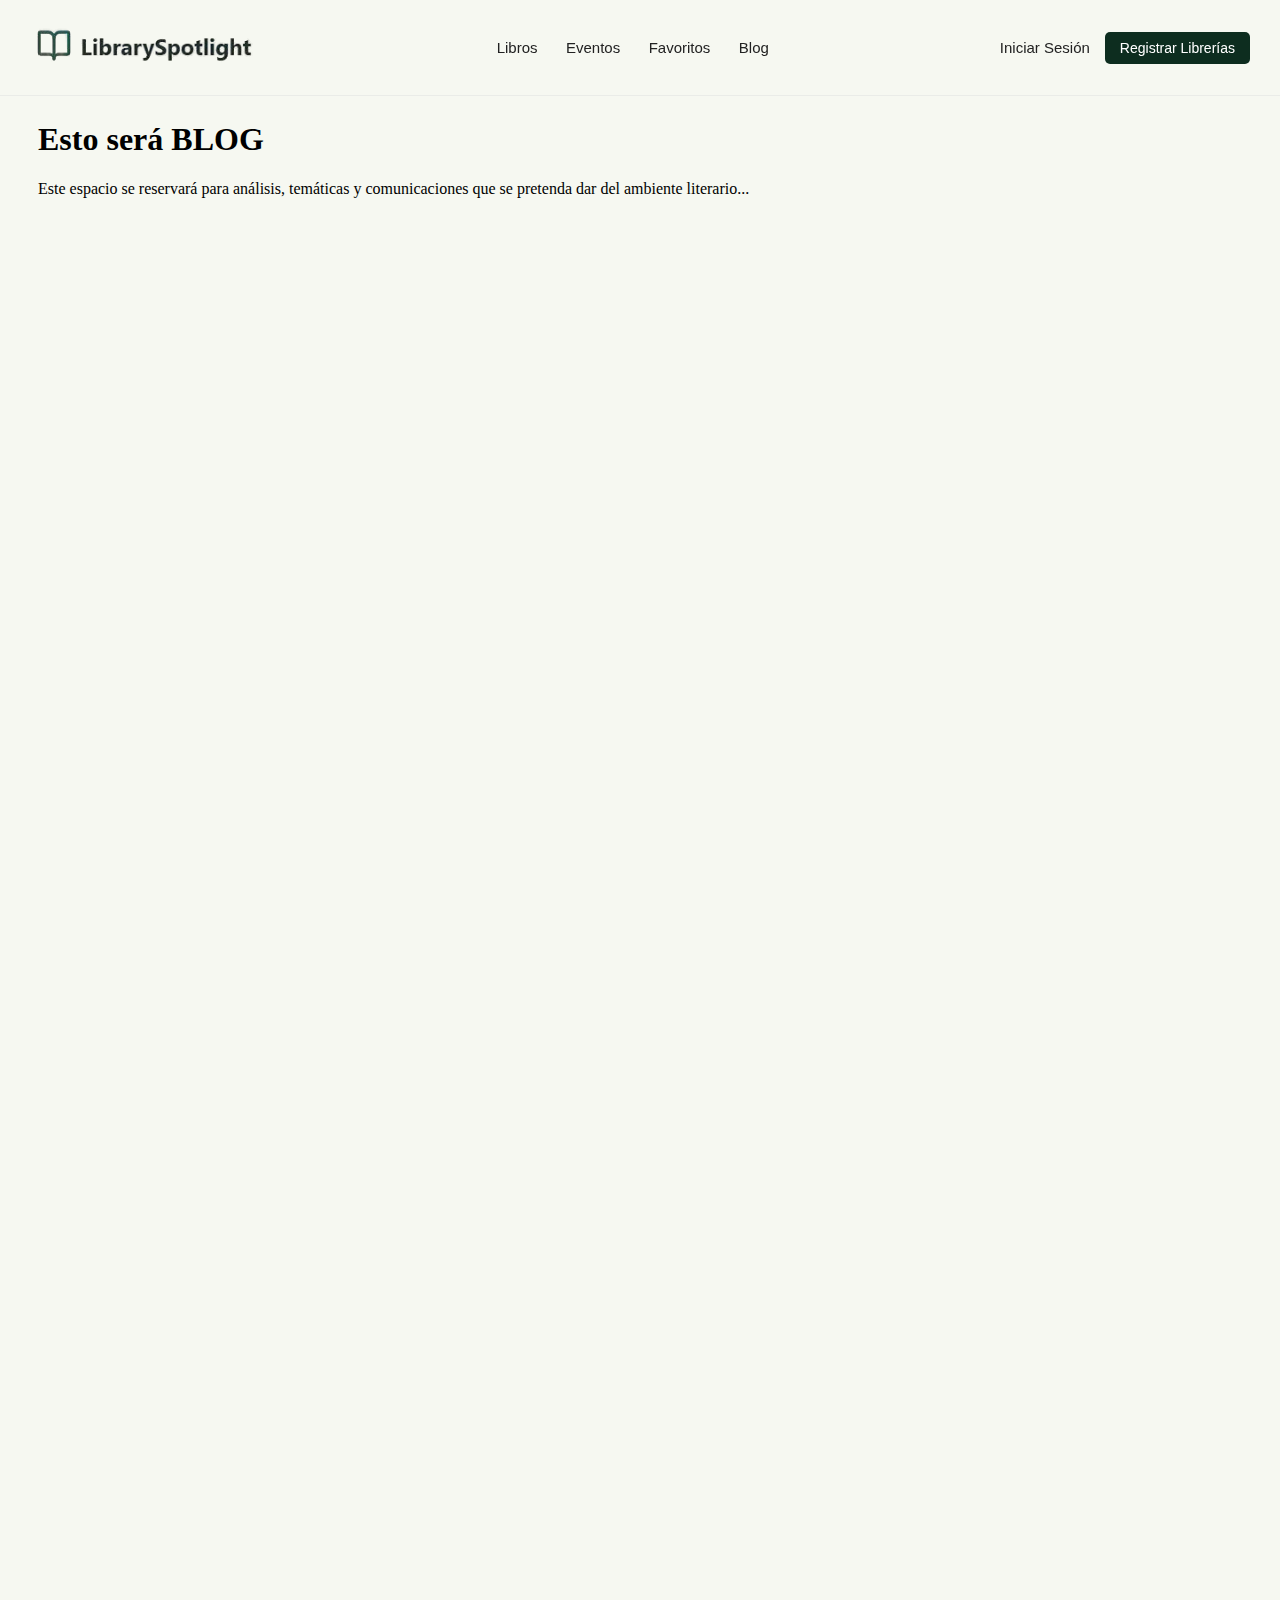
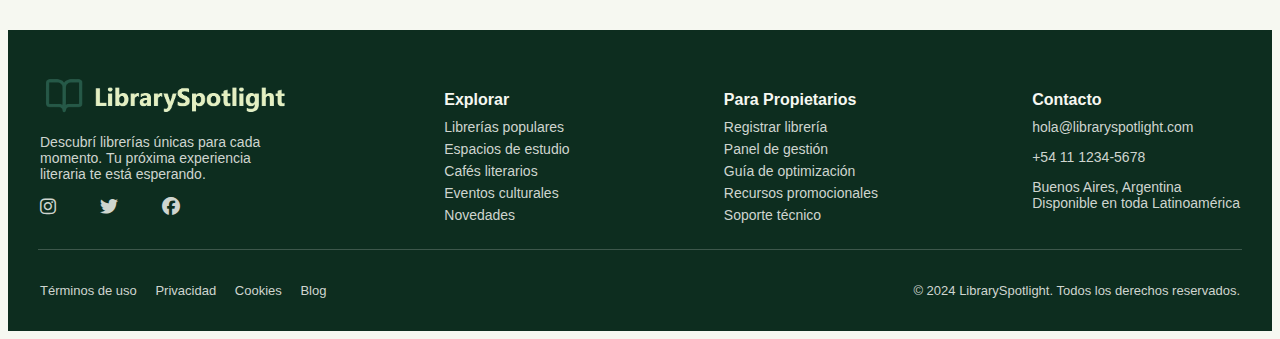
<file: page/blog.html>
<!DOCTYPE html>
<html lang="en">
<head>
    <meta charset="UTF-8">
    <meta name="viewport" content="width=device-width, initial-scale=1.0">
    <title>LibrerySpotlight - Blog</title>
    <link rel="stylesheet" href="../styles_h&f.css">
    <link rel="stylesheet" href="styles_blog.css">
    <link rel="stylesheet" href="https://cdnjs.cloudflare.com/ajax/libs/font-awesome/6.4.0/css/all.min.css">
</head>

<body>
    <!-- El header se repite en la otras paginas -->
    <header class="header">
    <!-- Logo -->
        <div class="logo">
            <a href="../index.html">
            <img src="../img/logo/Logo_LibrarySpotlight.png" alt="Logo LibrarySpotlight">
            </a>
            <span></span>
        </div>

    <!-- Navegación -->
        <nav class="nav">
            <a href="libros.html">Libros</a>
            <a href="eventos.html">Eventos</a>
            <a href="favoritos.html">Favoritos</a>
            <a href="blog.html">Blog</a>
        </nav>

    <!-- Acciones para Registros -->
        <div class="actions">
            <a href="sesion.html" class="login">Iniciar Sesión</a>
            <a href="registro.html" class="btn-register">Registrar Librerías</a>
        </div>
    </header>

<!-- Contenido de prueba y relleno -->
    <main>
        <section style="height: 1500px; padding: 30px;">
            <h1>Esto será BLOG</h1>
            <P>Este espacio se reservará para análisis, temáticas y comunicaciones que se pretenda dar del ambiente literario...</P>
        </section>
    </main>

    <!-- Footer se repetirá -->
     <footer class="footer">
        <div class="footer-container">

        <!-- Logo y descripción -->
        <div class="footer-section footer-logo">
            <img class="img" src="../img/logo/Logo_LS_verde.png" alt="">
            <p>Descubrí librerías únicas para cada momento. Tu próxima experiencia literaria te está esperando.</p>
        <div class="social-icons">
            <a href="https://www.instagram.com/" target="_blank"><i class="fa-brands fa-instagram"></i></a>
            <a href="https://x.com/" target="_blank"><i class="fa-brands fa-twitter"></i></a>
            <a href="https://www.facebook.com" target="_blank"><i class="fa-brands fa-facebook"></i></a>
        </div>
        </div>

        <!-- Explorar -->
        <!-- Estos enlaces afuturo deberían entregar un resumen de busqueda interna con tarjetas y sugerencia para el usuario -->
        <div class="footer-section">
            <h4>Explorar</h4>
                <a href="#">Librerías populares</a>
                <a href="#">Espacios de estudio</a>
                <a href="#">Cafés literarios</a>
                <a href="#">Eventos culturales</a>
                <a href="#">Novedades</a>
        </div>

        <!-- Para Propietarios -->
        <!-- Estos enlaces luego se desarrollarán -->
        <div class="footer-section">
            <h4>Para Propietarios</h4>
            <a href="registro.html">Registrar librería</a>
            <a href="#">Panel de gestión</a>
            <a href="#">Guía de optimización</a>
            <a href="#">Recursos promocionales</a>
            <a href="#">Soporte técnico</a>
        </div>

        <!-- Contacto -->
        <div class="footer-section">
            <h4>Contacto</h4>
            <a href="mailto:hola@libraryspotlight.com">hola@libraryspotlight.com</a>
            <p>+54 11 1234-5678</p>
            <p>Buenos Aires, Argentina<br>Disponible en toda Latinoamérica</p>
        </div>
        </div>

        <!-- Linea divisoria -->
        <hr>

        <!-- Parte Inferior -->
        <!-- SOlo crearé el enlace Blog, luego se deben crear otras páginas con información importante legal -->
        <div class="footer-bottom">
            <div class="legal-links">
            <a href="#">Términos de uso</a>
            <a href="#">Privacidad</a>
            <a href="#">Cookies</a>
            <a href="blog.html">Blog</a>
        </div>
        <p>&copy; 2024 LibrarySpotlight. Todos los derechos reservados.</p>
        </div>
     </footer>
</body>
</html>
</file>
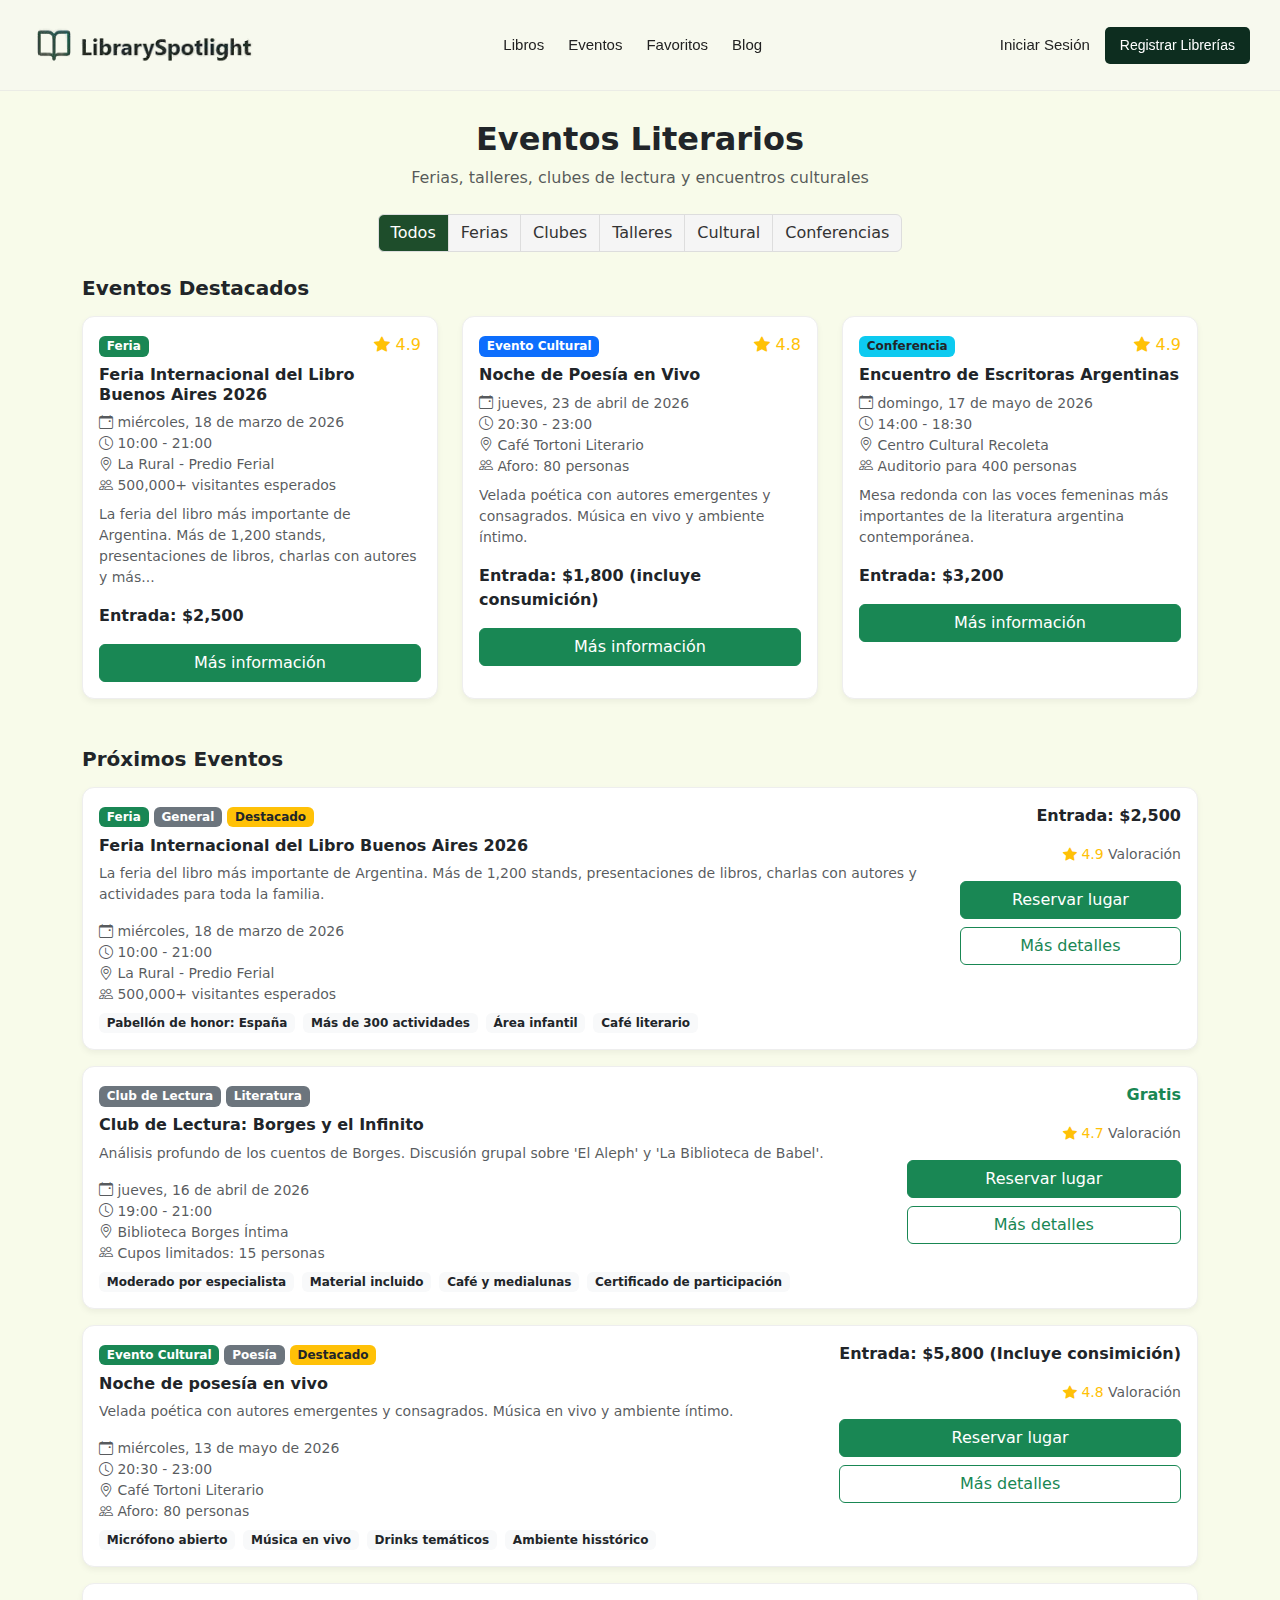
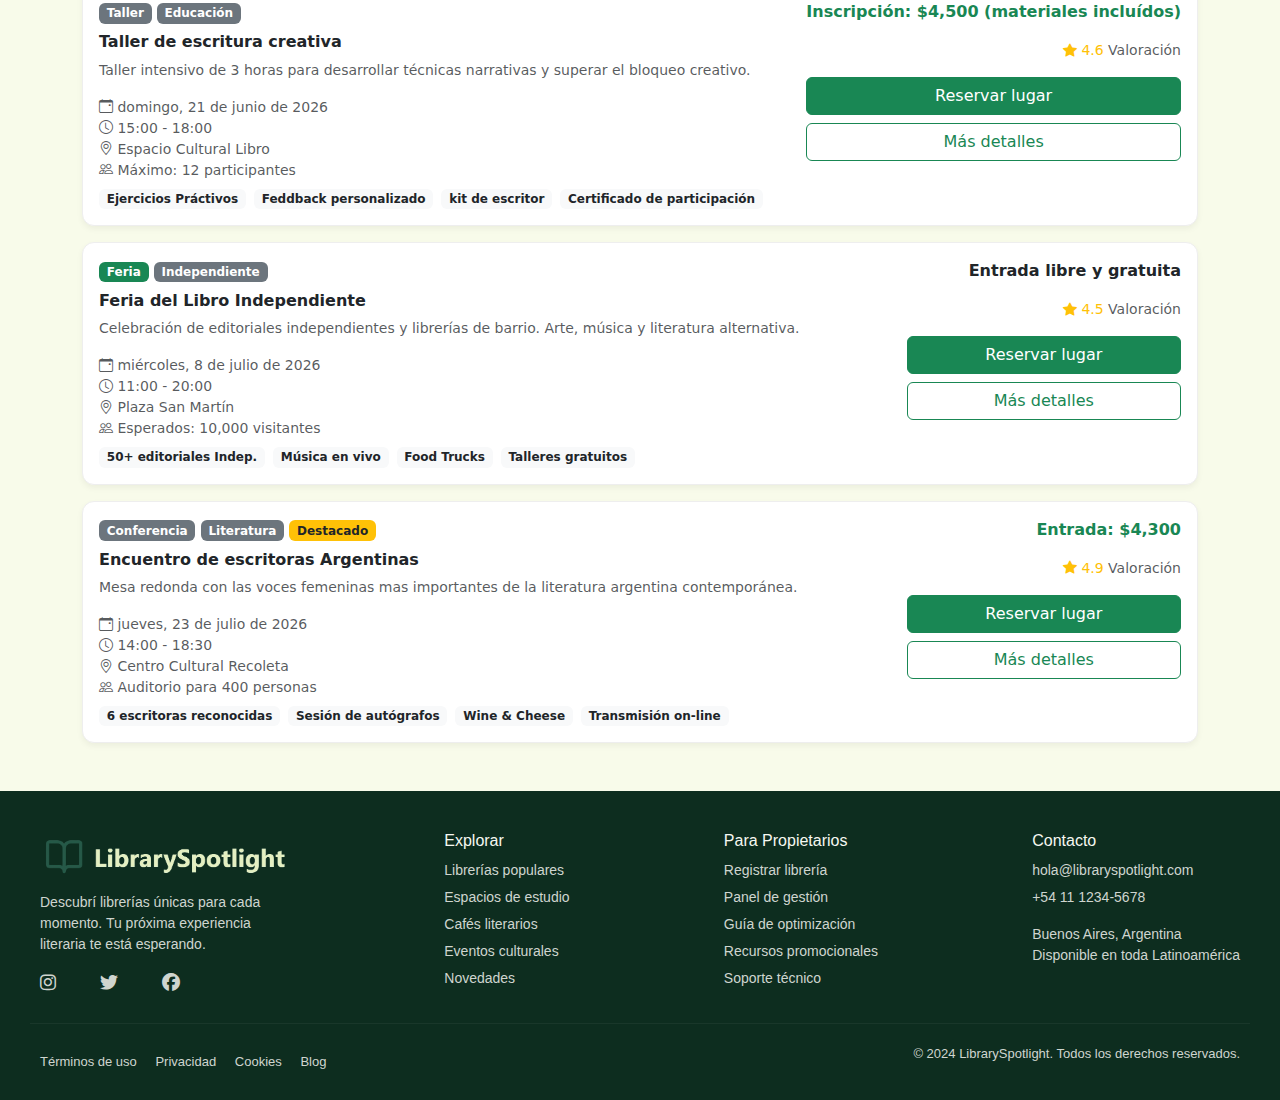
<file: page/eventos.html>
<!DOCTYPE html> <!-- Define el documento como HTML5 -->
<html lang="en"> <!-- Idioma del documento: español -->
<head>
    <meta charset="UTF-8"> <!-- Codificación de caracteres (soporta acentos) -->
    <meta name="viewport" content="width=device-width, initial-scale=1.0"> <!-- Hace la página responsive en móviles -->
    <title>LibrerySpotlight - Eventos</title> <!-- Título que aparece en la pestaña del navegador -->
    
    <!-- Enlaces a los CSS personalizados -->
    <link rel="stylesheet" href="../styles_h&f.css">
    <link rel="stylesheet" href="styles_eventos.css">
    <link rel="stylesheet" href="https://cdnjs.cloudflare.com/ajax/libs/font-awesome/6.4.0/css/all.min.css">
    
    <!-- Enlace a Bootstrap CSS (CDN). Provee grid, utilidades y componentes listos -->
    <link href="https://cdn.jsdelivr.net/npm/bootstrap@5.3.2/dist/css/bootstrap.min.css" rel="stylesheet">

    <!-- Enlace a Bootstrap Icons (CDN) para usar iconos con clases "bi bi-..." -->
    <link href="https://cdn.jsdelivr.net/npm/bootstrap-icons/font/bootstrap-icons.css" rel="stylesheet">
</head>

<body>
    <!-- El header se repite en las otras paginas -->
    <header class="header">
    <!-- Logo -->
        <div class="logo">
            <a href="../index.html">
            <img src="../img/logo/Logo_LibrarySpotlight.png" alt="Logo LibrarySpotlight">
            </a>
            <span></span>
        </div>

    <!-- Navegación linkeada -->
        <nav class="nav">
            <a href="libros.html">Libros</a>
            <a href="eventos.html">Eventos</a>
            <a href="favoritos.html">Favoritos</a>
            <a href="blog.html">Blog</a>
        </nav>

    <!-- Acciones para Registros -->
        <div class="actions">
            <a href="sesion.html" class="login">Iniciar Sesión</a>
            <a href="registro.html" class="btn-register">Registrar Librerías</a>
        </div>
    </header>

    <!-- ======= DESARROLLO CUERPO CENTRAL DE PAGINA EVENTOS ======= -->
   
    <main>
    <!-- ======= ENCABEZADO PRINCIPAL ======= -->
    <div class="container text-center mt-4"> <!-- container: centro y padding lateral; text-center: centra texto; mt-4: margen superior -->
    <h2 class="fw-bold">Eventos Literarios</h2> <!-- fw-bold: texto en negrita -->
    <p class="text-muted">Ferias, talleres, clubes de lectura y encuentros culturales</p> <!-- text-muted: color gris claro -->
     </div>

    <!-- ======= FILTROS / BOTONES DE CATEGORÍAS ======= -->
    <div class="container text-center my-4"> <!-- my-4: margen vertical -->
    <div class="btn-group" role="group"> <!-- btn-group agrupa botones en una fila con distribución -->
      <button class="btn btn-filter active">Todos</button> <!-- btn: estilo botón; btn-filter: estilo personalizado; active: estado activo -->
      <button class="btn btn-filter" a href="#">Ferias</button> <!-- Estos botones deberían poder traer busquedas con filtros preestablecidos -->
      <button class="btn btn-filter" a href="#">Clubes</button>
      <button class="btn btn-filter" a href="#">Talleres</button>
      <button class="btn btn-filter" a href="#">Cultural</button>
      <button class="btn btn-filter" a href="#">Conferencias</button>
    </div>
    </div>

    <!-- ======= SECCIÓN: EVENTOS DESTACADOS (tarjetas en tres columnas en md+) ======= -->
    <div class="container my-4"> <!-- contenedor con separación vertical -->
        <h5 class="fw-bold mb-3">Eventos Destacados</h5> <!-- Título de sección -->
        <div class="row g-4"> <!-- row: fila del grid; g-4: gutter (espacio) entre columnas -->
      
      <!-- --- TARJETA 1 (columna) --- -->
      <div class="col-md-4"> <!-- col-md-4: ocupa 4/12 columnas en pantallas >= md (apila en xs/sm) -->
        <div class="card event-card h-100"> <!-- card: componente visual; h-100 para igualar altura en la fila -->
          <div class="card-body"> <!-- card-body: padding interno de la card -->
            <span class="badge bg-success">Feria</span> <!-- badge: etiqueta pequeña; bg-success: fondo verde -->
            <span class="float-end text-warning"><i class="bi bi-star-fill"></i> 4.9</span> <!-- float-end: sitúa a la derecha -->
            <h6 class="fw-bold mt-2">Feria Internacional del Libro Buenos Aires 2026</h6> <!-- título del evento -->
            <ul class="list-unstyled small text-muted mb-2"> <!-- list-unstyled: sin bullets; small: texto pequeño -->
              <li><i class="bi bi-calendar-event"></i> miércoles, 18 de marzo de 2026</li>
              <li><i class="bi bi-clock"></i> 10:00 - 21:00</li>
              <li><i class="bi bi-geo-alt"></i> La Rural - Predio Ferial</li>
              <li><i class="bi bi-people"></i> 500,000+ visitantes esperados</li>
            </ul>
            <p class="small text-muted">La feria del libro más importante de Argentina. Más de 1,200 stands, presentaciones de libros, charlas con autores y más...</p>
            <p class="fw-semibold">Entrada: $2,500</p> <!-- fw-semibold: peso intermedio en fuente -->
            <a href="#" class="btn btn-success w-100">Más información</a> <!-- btn-success: botón verde; w-100: ancho 100% -->
          </div>
        </div>
      </div>

      <!-- --- TARJETA 2 (columna) --- -->
      <div class="col-md-4">
        <div class="card event-card h-100">
          <div class="card-body">
            <span class="badge bg-primary">Evento Cultural</span>
            <span class="float-end text-warning"><i class="bi bi-star-fill"></i> 4.8</span>
            <h6 class="fw-bold mt-2">Noche de Poesía en Vivo</h6>
            <ul class="list-unstyled small text-muted mb-2">
              <li><i class="bi bi-calendar-event"></i> jueves, 23 de abril de 2026</li>
              <li><i class="bi bi-clock"></i> 20:30 - 23:00</li>
              <li><i class="bi bi-geo-alt"></i> Café Tortoni Literario</li>
              <li><i class="bi bi-people"></i> Aforo: 80 personas</li>
            </ul>
            <p class="small text-muted">Velada poética con autores emergentes y consagrados. Música en vivo y ambiente íntimo.</p>
            <p class="fw-semibold">Entrada: $1,800 (incluye consumición)</p>
            <a href="#" class="btn btn-success w-100">Más información</a>
          </div>
        </div>
      </div>

      <!-- --- TARJETA 3 (columna) --- -->
      <div class="col-md-4">
        <div class="card event-card h-100">
          <div class="card-body">
            <span class="badge bg-info text-dark">Conferencia</span> <!-- bg-info: color claro; text-dark para legibilidad -->
            <span class="float-end text-warning"><i class="bi bi-star-fill"></i> 4.9</span>
            <h6 class="fw-bold mt-2">Encuentro de Escritoras Argentinas</h6>
            <ul class="list-unstyled small text-muted mb-2">
              <li><i class="bi bi-calendar-event"></i> domingo, 17 de mayo de 2026</li>
              <li><i class="bi bi-clock"></i> 14:00 - 18:30</li>
              <li><i class="bi bi-geo-alt"></i> Centro Cultural Recoleta</li>
              <li><i class="bi bi-people"></i> Auditorio para 400 personas</li>
            </ul>
            <p class="small text-muted">Mesa redonda con las voces femeninas más importantes de la literatura argentina contemporánea.</p>
            <p class="fw-semibold">Entrada: $3,200</p>
            <a href="#" class="btn btn-success w-100">Más información</a>
          </div>
        </div>
      </div>

    </div> <!-- cierre row -->
    </div> <!-- cierre container -->

    <!-- ======= SECCIÓN: PRÓXIMOS EVENTOS (lista más detallada) ======= -->
    <div class="container my-5">
        <h5 class="fw-bold mb-3">Próximos Eventos</h5>

    <!-- --- Evento grande (card1) con layout en 2 columnas en md+ --- -->
    <div class="card mb-3 event-card"> <!-- mb-3: margen inferior -->
      <div class="card-body d-md-flex justify-content-between align-items-start">
        <!-- d-md-flex: en pantallas md+ aplica display:flex, en menores apila en columna -->
        <!-- justify-content-between: separa el contenido principal del área de acciones -->
        <div class="me-3"> <!-- me-3: margin-end (derecha) para separar del panel derecho -->
          <div class="mb-2">
            <span class="badge bg-success">Feria</span>
            <span class="badge bg-secondary">General</span>
            <span class="badge bg-warning text-dark">Destacado</span>
          </div>
          <h6 class="fw-bold">Feria Internacional del Libro Buenos Aires 2026</h6>
          <p class="small text-muted">La feria del libro más importante de Argentina. Más de 1,200 stands, presentaciones de libros, charlas con autores y actividades para toda la familia.</p>
          <ul class="list-unstyled small text-muted mb-2">
            <li><i class="bi bi-calendar-event"></i> miércoles, 18 de marzo de 2026</li>
            <li><i class="bi bi-clock"></i> 10:00 - 21:00</li>
            <li><i class="bi bi-geo-alt"></i> La Rural - Predio Ferial</li>
            <li><i class="bi bi-people"></i> 500,000+ visitantes esperados</li>
          </ul>

          <!-- Tags / badges secundarios en fila y que envuelven (flex-wrap) -->
          <div class="d-flex flex-wrap gap-2">
            <span class="badge bg-light text-dark">Pabellón de honor: España</span>
            <span class="badge bg-light text-dark">Más de 300 actividades</span>
            <span class="badge bg-light text-dark">Área infantil</span>
            <span class="badge bg-light text-dark">Café literario</span>
          </div>
        </div>

        <!-- Panel derecho con precio, valoración y botones -->
        <div class="text-end mt-3 mt-md-0"> <!-- text-end: alinea texto a la derecha; mt-md-0: sin margen superior en md+ -->
          <p class="fw-semibold">Entrada: $2,500</p>
          <p class="text-warning small"><i class="bi bi-star-fill"></i> 4.9 <span class="text-muted">Valoración</span></p>
          <button class="btn btn-success w-100 mb-2">Reservar lugar</button> <!-- mb-2: separación -->
          <button class="btn btn-outline-success w-100">Más detalles</button>
        </div>
      </div>
    </div>

    <!-- --- Otro evento (card2) --- -->
    <div class="card mb-3 event-card">
      <div class="card-body d-md-flex justify-content-between align-items-start">
        <div class="me-3">
          <div class="mb-2">
            <span class="badge bg-secondary">Club de Lectura</span>
            <span class="badge bg-secondary">Literatura</span>
          </div>
          <h6 class="fw-bold">Club de Lectura: Borges y el Infinito</h6>
          <p class="small text-muted">Análisis profundo de los cuentos de Borges. Discusión grupal sobre 'El Aleph' y 'La Biblioteca de Babel'.</p>
          <ul class="list-unstyled small text-muted mb-2">
            <li><i class="bi bi-calendar-event"></i> jueves, 16 de abril de 2026</li>
            <li><i class="bi bi-clock"></i> 19:00 - 21:00</li>
            <li><i class="bi bi-geo-alt"></i> Biblioteca Borges Íntima</li>
            <li><i class="bi bi-people"></i> Cupos limitados: 15 personas</li>
          </ul>
          <div class="d-flex flex-wrap gap-2">
            <span class="badge bg-light text-dark">Moderado por especialista</span>
            <span class="badge bg-light text-dark">Material incluido</span>
            <span class="badge bg-light text-dark">Café y medialunas</span>
            <span class="badge bg-light text-dark">Certificado de participación</span>
          </div>
        </div>

        <div class="text-end mt-3 mt-md-0">
          <p class="fw-semibold text-success">Gratis</p>
          <p class="text-warning small"><i class="bi bi-star-fill"></i> 4.7 <span class="text-muted">Valoración</span></p>
          <button class="btn btn-success w-100 mb-2">Reservar lugar</button>
          <button class="btn btn-outline-success w-100">Más detalles</button>
        </div>
      </div>
    </div>

    <!-- --- Otro evento (card3) --- -->
    <div class="card mb-3 event-card"> <!-- mb-3: margen inferior -->
      <div class="card-body d-md-flex justify-content-between align-items-start">
        <!-- d-md-flex: en pantallas md+ aplica display:flex, en menores apila en columna -->
        <!-- justify-content-between: separa el contenido principal del área de acciones -->
        <div class="me-3"> <!-- me-3: margin-end (derecha) para separar del panel derecho -->
          <div class="mb-2">
            <span class="badge bg-success">Evento Cultural</span>
            <span class="badge bg-secondary">Poesía</span>
            <span class="badge bg-warning text-dark">Destacado</span>
          </div>
          <h6 class="fw-bold">Noche de posesía en vivo</h6>
          <p class="small text-muted">Velada poética con autores emergentes y consagrados. Música en vivo y ambiente íntimo.</p>
          <ul class="list-unstyled small text-muted mb-2">
            <li><i class="bi bi-calendar-event"></i> miércoles, 13 de mayo de 2026</li>
            <li><i class="bi bi-clock"></i> 20:30 - 23:00</li>
            <li><i class="bi bi-geo-alt"></i> Café Tortoni Literario</li>
            <li><i class="bi bi-people"></i> Aforo: 80 personas</li>
          </ul>

          <!-- Tags / badges secundarios en fila y que envuelven (flex-wrap) -->
          <div class="d-flex flex-wrap gap-2">
            <span class="badge bg-light text-dark">Micrófono abierto</span>
            <span class="badge bg-light text-dark">Música en vivo</span>
            <span class="badge bg-light text-dark">Drinks temáticos</span>
            <span class="badge bg-light text-dark">Ambiente hisstórico</span>
          </div>
        </div>

        <!-- Panel derecho con precio, valoración y botones -->
        <div class="text-end mt-3 mt-md-0"> <!-- text-end: alinea texto a la derecha; mt-md-0: sin margen superior en md+ -->
          <p class="fw-semibold">Entrada: $5,800 (Incluye consimición)</p>
          <p class="text-warning small"><i class="bi bi-star-fill"></i> 4.8 <span class="text-muted">Valoración</span></p>
          <button class="btn btn-success w-100 mb-2">Reservar lugar</button> <!-- mb-2: separación -->
          <button class="btn btn-outline-success w-100">Más detalles</button>
        </div>
      </div>
    </div>

    <!-- --- Otro evento (card4) --- -->
    <div class="card mb-3 event-card">
      <div class="card-body d-md-flex justify-content-between align-items-start">
        <div class="me-3">
          <div class="mb-2">
            <span class="badge bg-secondary">Taller</span>
            <span class="badge bg-secondary">Educación</span>
          </div>
          <h6 class="fw-bold">Taller de escritura creativa</h6>
          <p class="small text-muted">Taller intensivo de 3 horas para desarrollar técnicas narrativas y superar el bloqueo creativo.</p>
          <ul class="list-unstyled small text-muted mb-2">
            <li><i class="bi bi-calendar-event"></i> domingo, 21 de junio de 2026</li>
            <li><i class="bi bi-clock"></i> 15:00 - 18:00</li>
            <li><i class="bi bi-geo-alt"></i> Espacio Cultural Libro</li>
            <li><i class="bi bi-people"></i> Máximo: 12 participantes</li>
          </ul>
          <div class="d-flex flex-wrap gap-2">
            <span class="badge bg-light text-dark">Ejercicios Práctivos</span>
            <span class="badge bg-light text-dark">Feddback personalizado</span>
            <span class="badge bg-light text-dark">kit de escritor</span>
            <span class="badge bg-light text-dark">Certificado de participación</span>
          </div>
        </div>

        <div class="text-end mt-3 mt-md-0">
          <p class="fw-semibold text-success">Inscripción: $4,500 (materiales incluídos)</p>
          <p class="text-warning small"><i class="bi bi-star-fill"></i> 4.6 <span class="text-muted">Valoración</span></p>
          <button class="btn btn-success w-100 mb-2">Reservar lugar</button>
          <button class="btn btn-outline-success w-100">Más detalles</button>
        </div>
      </div>
    </div>

    <!-- --- Otro evento (card5) --- -->
    <div class="card mb-3 event-card"> <!-- mb-3: margen inferior -->
      <div class="card-body d-md-flex justify-content-between align-items-start">
        <!-- d-md-flex: en pantallas md+ aplica display:flex, en menores apila en columna -->
        <!-- justify-content-between: separa el contenido principal del área de acciones -->
        <div class="me-3"> <!-- me-3: margin-end (derecha) para separar del panel derecho -->
          <div class="mb-2">
            <span class="badge bg-success">Feria</span>
            <span class="badge bg-secondary">Independiente</span>
          </div>
          <h6 class="fw-bold">Feria del Libro Independiente</h6>
          <p class="small text-muted">Celebración de editoriales independientes y librerías de barrio. Arte, música y literatura alternativa.</p>
          <ul class="list-unstyled small text-muted mb-2">
            <li><i class="bi bi-calendar-event"></i> miércoles, 8 de julio de 2026</li>
            <li><i class="bi bi-clock"></i> 11:00 - 20:00</li>
            <li><i class="bi bi-geo-alt"></i> Plaza San Martín</li>
            <li><i class="bi bi-people"></i> Esperados: 10,000 visitantes</li>
          </ul>

          <!-- Tags / badges secundarios en fila y que envuelven (flex-wrap) -->
          <div class="d-flex flex-wrap gap-2">
            <span class="badge bg-light text-dark">50+ editoriales Indep.</span>
            <span class="badge bg-light text-dark">Música en vivo</span>
            <span class="badge bg-light text-dark">Food Trucks</span>
            <span class="badge bg-light text-dark">Talleres gratuitos</span>
          </div>
        </div>

        <!-- Panel derecho con precio, valoración y botones -->
        <div class="text-end mt-3 mt-md-0"> <!-- text-end: alinea texto a la derecha; mt-md-0: sin margen superior en md+ -->
          <p class="fw-semibold">Entrada libre y gratuita</p>
          <p class="text-warning small"><i class="bi bi-star-fill"></i> 4.5 <span class="text-muted">Valoración</span></p>
          <button class="btn btn-success w-100 mb-2">Reservar lugar</button> <!-- mb-2: separación -->
          <button class="btn btn-outline-success w-100">Más detalles</button>
        </div>
      </div>
    </div>

    <!-- --- Otro evento (card6) --- -->
    <div class="card mb-3 event-card">
      <div class="card-body d-md-flex justify-content-between align-items-start">
        <div class="me-3">
          <div class="mb-2">
            <span class="badge bg-secondary">Conferencia</span>
            <span class="badge bg-secondary">Literatura</span>
            <span class="badge bg-warning text-dark">Destacado</span>
          </div>
          <h6 class="fw-bold">Encuentro de escritoras Argentinas</h6>
          <p class="small text-muted">Mesa redonda con las voces femeninas mas importantes de la literatura argentina contemporánea.</p>
          <ul class="list-unstyled small text-muted mb-2">
            <li><i class="bi bi-calendar-event"></i> jueves, 23 de julio de 2026</li>
            <li><i class="bi bi-clock"></i> 14:00 - 18:30</li>
            <li><i class="bi bi-geo-alt"></i> Centro Cultural Recoleta</li>
            <li><i class="bi bi-people"></i> Auditorio para 400 personas</li>
          </ul>
          <div class="d-flex flex-wrap gap-2">
            <span class="badge bg-light text-dark">6 escritoras reconocidas</span>
            <span class="badge bg-light text-dark">Sesión de autógrafos</span>
            <span class="badge bg-light text-dark">Wine & Cheese</span>
            <span class="badge bg-light text-dark">Transmisión on-line</span>
          </div>
        </div>

        <div class="text-end mt-3 mt-md-0">
          <p class="fw-semibold text-success">Entrada: $4,300</p>
          <p class="text-warning small"><i class="bi bi-star-fill"></i> 4.9 <span class="text-muted">Valoración</span></p>
          <button class="btn btn-success w-100 mb-2">Reservar lugar</button>
          <button class="btn btn-outline-success w-100">Más detalles</button>
        </div>
      </div>
    </div>

    </div> <!-- cierre container (Próximos eventos) -->

    <!-- ======= SCRIPTS ======= -->
    <!-- Bootstrap JS (bundle incluye Popper) para componentes interactivos si los usas -->
    <script src="https://cdn.jsdelivr.net/npm/bootstrap@5.3.2/dist/js/bootstrap.bundle.min.js"></script>

    </main>

    <!-- Footer se repetirá -->
     <footer class="footer">
        <div class="footer-container">

        <!-- Logo y descripción -->
        <div class="footer-section footer-logo">
            <img class="img" src="../img/logo/Logo_LS_verde.png" alt="">
            <p>Descubrí librerías únicas para cada momento. Tu próxima experiencia literaria te está esperando.</p>
        <div class="social-icons">
            <a href="https://www.instagram.com/" target="_blank"><i class="fa-brands fa-instagram"></i></a>
            <a href="https://x.com/" target="_blank"><i class="fa-brands fa-twitter"></i></a>
            <a href="https://www.facebook.com" target="_blank"><i class="fa-brands fa-facebook"></i></a>
        </div>
        </div>

        <!-- Explorar -->
        <!-- Estos enlaces afuturo deberían entregar un resumen de busqueda interna con tarjetas y sugerencia para el usuario -->
        <div class="footer-section">
            <h4>Explorar</h4>
                <a href="#">Librerías populares</a>
                <a href="#">Espacios de estudio</a>
                <a href="#">Cafés literarios</a>
                <a href="#">Eventos culturales</a>
                <a href="#">Novedades</a>
        </div>

        <!-- Para Propietarios -->
        <!-- Estos enlaces luego se desarrollarán -->
        <div class="footer-section">
            <h4>Para Propietarios</h4>
            <a href="registro.html">Registrar librería</a>
            <a href="#">Panel de gestión</a>
            <a href="#">Guía de optimización</a>
            <a href="#">Recursos promocionales</a>
            <a href="#">Soporte técnico</a>
        </div>

        <!-- Contacto -->
        <div class="footer-section">
            <h4>Contacto</h4>
            <a href="mailto:hola@libraryspotlight.com">hola@libraryspotlight.com</a>
            <p>+54 11 1234-5678</p>
            <p>Buenos Aires, Argentina<br>Disponible en toda Latinoamérica</p>
        </div>
        </div>

        <!-- Linea divisoria -->
        <hr>

        <!-- Parte Inferior -->
        <!-- SOlo crearé el enlace Blog, luego se deben crear otras páginas con información importante legal -->
        <div class="footer-bottom">
            <div class="legal-links">
            <a href="#">Términos de uso</a>
            <a href="#">Privacidad</a>
            <a href="#">Cookies</a>
            <a href="blog.html">Blog</a>
        </div>
        <p>&copy; 2024 LibrarySpotlight. Todos los derechos reservados.</p>
        </div>
     </footer>
</body>
</html>
</file>
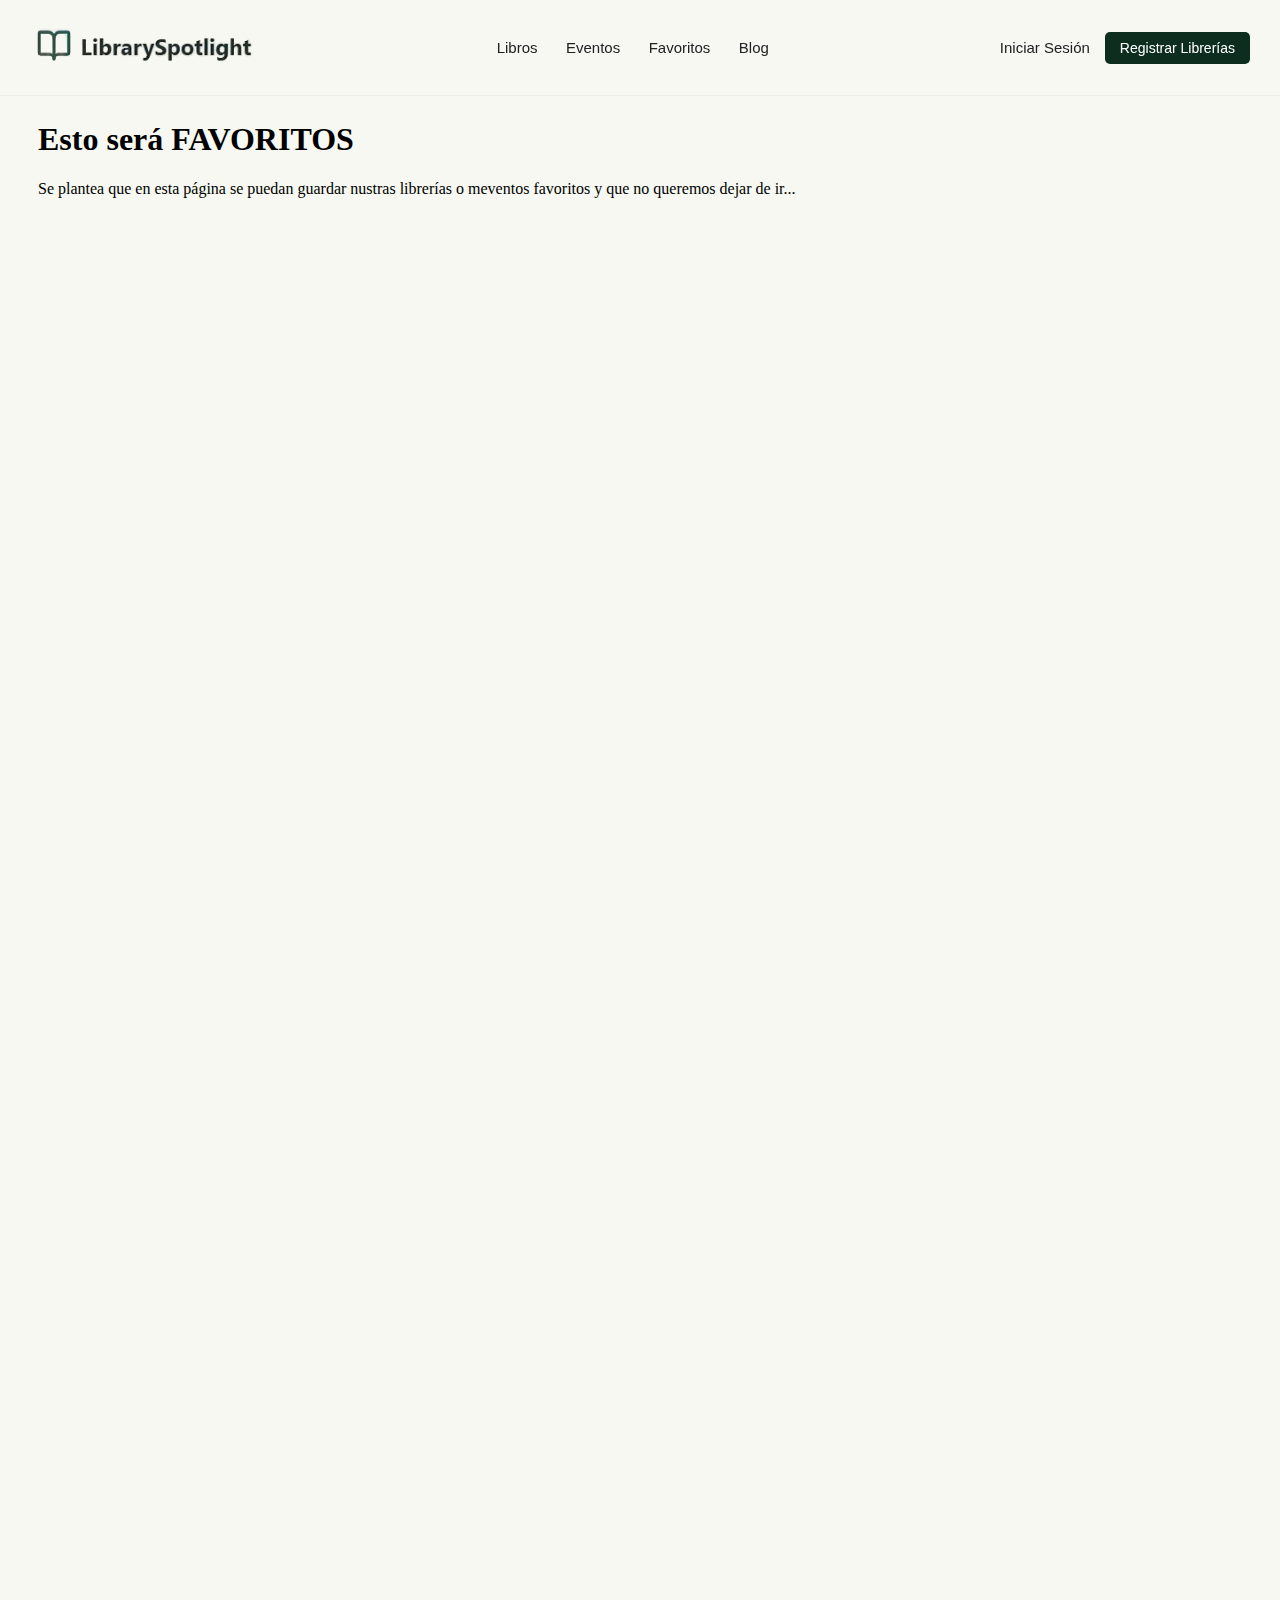
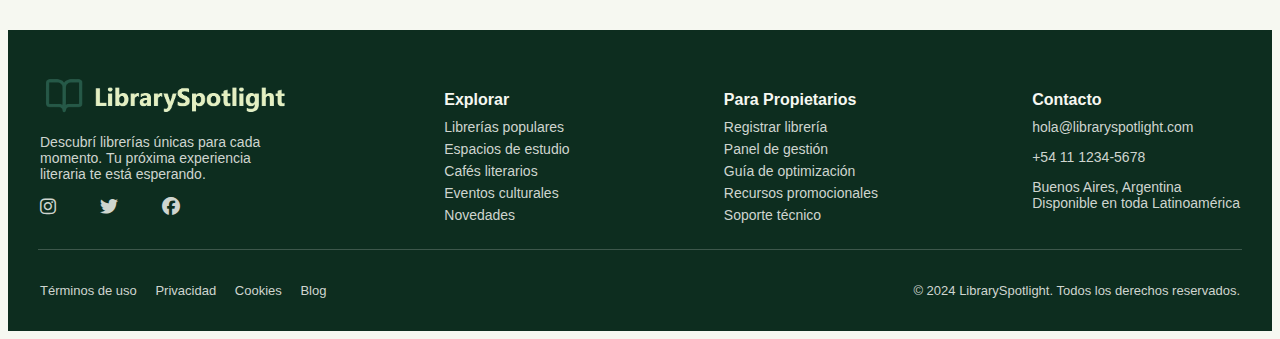
<file: page/favoritos.html>
<!DOCTYPE html>
<html lang="en">
<head>
    <meta charset="UTF-8">
    <meta name="viewport" content="width=device-width, initial-scale=1.0">
    <title>LibrerySpotlight - Favoritos</title>
    <link rel="stylesheet" href="../styles_h&f.css">
    <link rel="stylesheet" href="styles_favoritos.css">
    <link rel="stylesheet" href="https://cdnjs.cloudflare.com/ajax/libs/font-awesome/6.4.0/css/all.min.css">
</head>

<body>
    <!-- El header se repite en la otras paginas -->
    <header class="header">
    <!-- Logo -->
        <div class="logo">
            <a href="../index.html">
            <img src="../img/logo/Logo_LibrarySpotlight.png" alt="Logo LibrarySpotlight">
            </a>
            <span></span>
        </div>

    <!-- Navegación -->
        <nav class="nav">
            <a href="libros.html">Libros</a>
            <a href="eventos.html">Eventos</a>
            <a href="favoritos.html">Favoritos</a>
            <a href="blog.html">Blog</a>
        </nav>

    <!-- Acciones para Registros -->
        <div class="actions">
            <a href="sesion.html" class="login">Iniciar Sesión</a>
            <a href="registro.html" class="btn-register">Registrar Librerías</a>
        </div>
    </header>

<!-- Contenido de prueba y relleno -->
    <main>
        <section style="height: 1500px; padding: 30px;">
            <h1>Esto será FAVORITOS</h1>
            <P>Se plantea que en esta página se puedan guardar nustras librerías o meventos favoritos y que no queremos dejar de ir...</P>
        </section>
    </main>

    <!-- Footer se repetirá -->
     <footer class="footer">
        <div class="footer-container">

        <!-- Logo y descripción -->
        <div class="footer-section footer-logo">
            <img class="img" src="../img/logo/Logo_LS_verde.png" alt="">
            <p>Descubrí librerías únicas para cada momento. Tu próxima experiencia literaria te está esperando.</p>
        <div class="social-icons">
            <a href="https://www.instagram.com/" target="_blank"><i class="fa-brands fa-instagram"></i></a>
            <a href="https://x.com/" target="_blank"><i class="fa-brands fa-twitter"></i></a>
            <a href="https://www.facebook.com" target="_blank"><i class="fa-brands fa-facebook"></i></a>
        </div>
        </div>

        <!-- Explorar -->
        <!-- Estos enlaces afuturo deberían entregar un resumen de busqueda interna con tarjetas y sugerencia para el usuario -->
        <div class="footer-section">
            <h4>Explorar</h4>
                <a href="#">Librerías populares</a>
                <a href="#">Espacios de estudio</a>
                <a href="#">Cafés literarios</a>
                <a href="#">Eventos culturales</a>
                <a href="#">Novedades</a>
        </div>

        <!-- Para Propietarios -->
        <!-- Estos enlaces luego se desarrollarán -->
        <div class="footer-section">
            <h4>Para Propietarios</h4>
            <a href="registro.html">Registrar librería</a>
            <a href="#">Panel de gestión</a>
            <a href="#">Guía de optimización</a>
            <a href="#">Recursos promocionales</a>
            <a href="#">Soporte técnico</a>
        </div>

        <!-- Contacto -->
        <div class="footer-section">
            <h4>Contacto</h4>
            <a href="mailto:hola@libraryspotlight.com">hola@libraryspotlight.com</a>
            <p>+54 11 1234-5678</p>
            <p>Buenos Aires, Argentina<br>Disponible en toda Latinoamérica</p>
        </div>
        </div>

        <!-- Linea divisoria -->
        <hr>

        <!-- Parte Inferior -->
        <!-- SOlo crearé el enlace Blog, luego se deben crear otras páginas con información importante legal -->
        <div class="footer-bottom">
            <div class="legal-links">
            <a href="#">Términos de uso</a>
            <a href="#">Privacidad</a>
            <a href="#">Cookies</a>
            <a href="blog.html">Blog</a>
        </div>
        <p>&copy; 2024 LibrarySpotlight. Todos los derechos reservados.</p>
        </div>
     </footer>
</body>
</html>
</file>
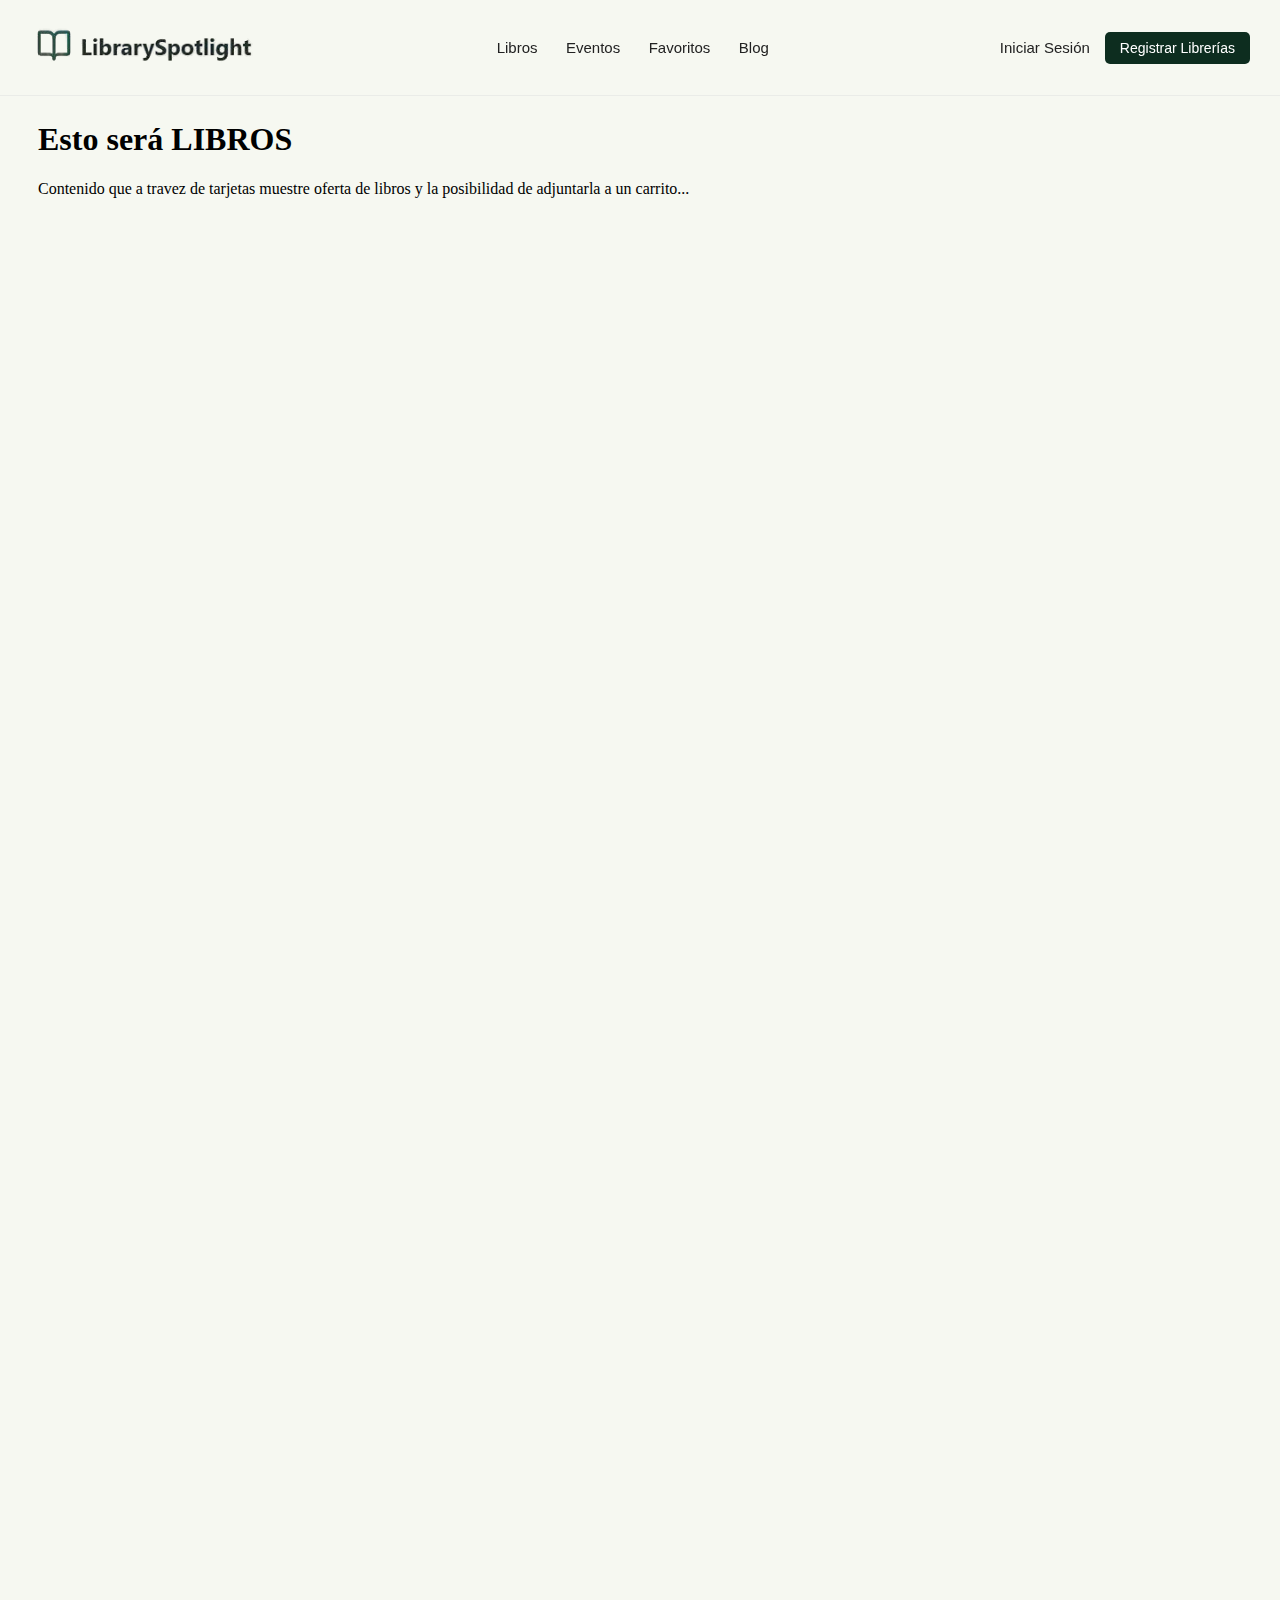
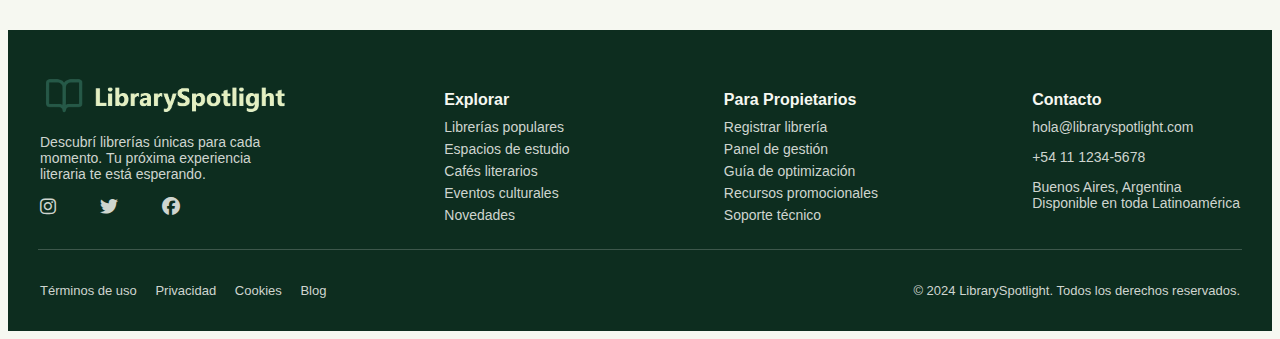
<file: page/libros.html>
<!DOCTYPE html>
<html lang="en">
<head>
    <meta charset="UTF-8">
    <meta name="viewport" content="width=device-width, initial-scale=1.0">
    <title>LibrerySpotlight - Libros</title>
    <link rel="stylesheet" href="../styles_h&f.css">
    <link rel="stylesheet" href="styles_libros.css">
    <link rel="stylesheet" href="https://cdnjs.cloudflare.com/ajax/libs/font-awesome/6.4.0/css/all.min.css">
</head>

<body>
    <!-- El header se repite en la otras paginas -->
    <header class="header">
    <!-- Logo -->
        <div class="logo">
            <a href="../index.html">
            <img src="../img/logo/Logo_LibrarySpotlight.png" alt="Logo LibrarySpotlight">
            </a>
            <span></span>
        </div>

    <!-- Navegación -->
        <nav class="nav">
            <a href="libros.html">Libros</a>
            <a href="eventos.html">Eventos</a>
            <a href="favoritos.html">Favoritos</a>
            <a href="blog.html">Blog</a>
        </nav>

    <!-- Acciones para Registros -->
        <div class="actions">
            <a href="sesion.html" class="login">Iniciar Sesión</a>
            <a href="registro.html" class="btn-register">Registrar Librerías</a>
        </div>
    </header>

<!-- Contenido de prueba y relleno -->
    <main>
        <section style="height: 1500px; padding: 30px;">
            <h1>Esto será LIBROS</h1>
            <P>Contenido que a travez de tarjetas muestre oferta de libros y la posibilidad de adjuntarla a un carrito...</P>
        </section>
    </main>

    <!-- Footer se repetirá -->
     <footer class="footer">
        <div class="footer-container">

        <!-- Logo y descripción -->
        <div class="footer-section footer-logo">
            <img class="img" src="../img/logo/Logo_LS_verde.png" alt="">
            <p>Descubrí librerías únicas para cada momento. Tu próxima experiencia literaria te está esperando.</p>
        <div class="social-icons">
            <a href="https://www.instagram.com" target="_blank"><i class="fa-brands fa-instagram"></i></a>
            <a href="https://x.com" target="_blank"><i class="fa-brands fa-twitter"></i></a>
            <a href="https://www.facebook.com" target="_blank"><i class="fa-brands fa-facebook"></i></a>
        </div>
        </div>

        <!-- Explorar -->
        <!-- Estos enlaces afuturo deberían entregar un resumen de busqueda interna con tarjetas y sugerencia para el usuario -->
        <div class="footer-section">
            <h4>Explorar</h4>
                <a href="#">Librerías populares</a>
                <a href="#">Espacios de estudio</a>
                <a href="#">Cafés literarios</a>
                <a href="#">Eventos culturales</a>
                <a href="#">Novedades</a>
        </div>

        <!-- Para Propietarios -->
        <!-- Estos enlaces luego se desarrollarán -->
        <div class="footer-section">
            <h4>Para Propietarios</h4>
            <a href="registro.html">Registrar librería</a>
            <a href="#">Panel de gestión</a>
            <a href="#">Guía de optimización</a>
            <a href="#">Recursos promocionales</a>
            <a href="#">Soporte técnico</a>
        </div>

        <!-- Contacto -->
        <div class="footer-section">
            <h4>Contacto</h4>
            <a href="mailto:hola@libraryspotlight.com">hola@libraryspotlight.com</a>
            <p>+54 11 1234-5678</p>
            <p>Buenos Aires, Argentina<br>Disponible en toda Latinoamérica</p>
        </div>
        </div>

        <!-- Linea divisoria -->
        <hr>

        <!-- Parte Inferior -->
        <!-- SOlo crearé el enlace Blog, luego se deben crear otras páginas con información importante legal -->
        <div class="footer-bottom">
            <div class="legal-links">
            <a href="#">Términos de uso</a>
            <a href="#">Privacidad</a>
            <a href="#">Cookies</a>
            <a href="blog.html">Blog</a>
        </div>
        <p>&copy; 2024 LibrarySpotlight. Todos los derechos reservados.</p>
        </div>
     </footer>
</body>
</html>
</file>
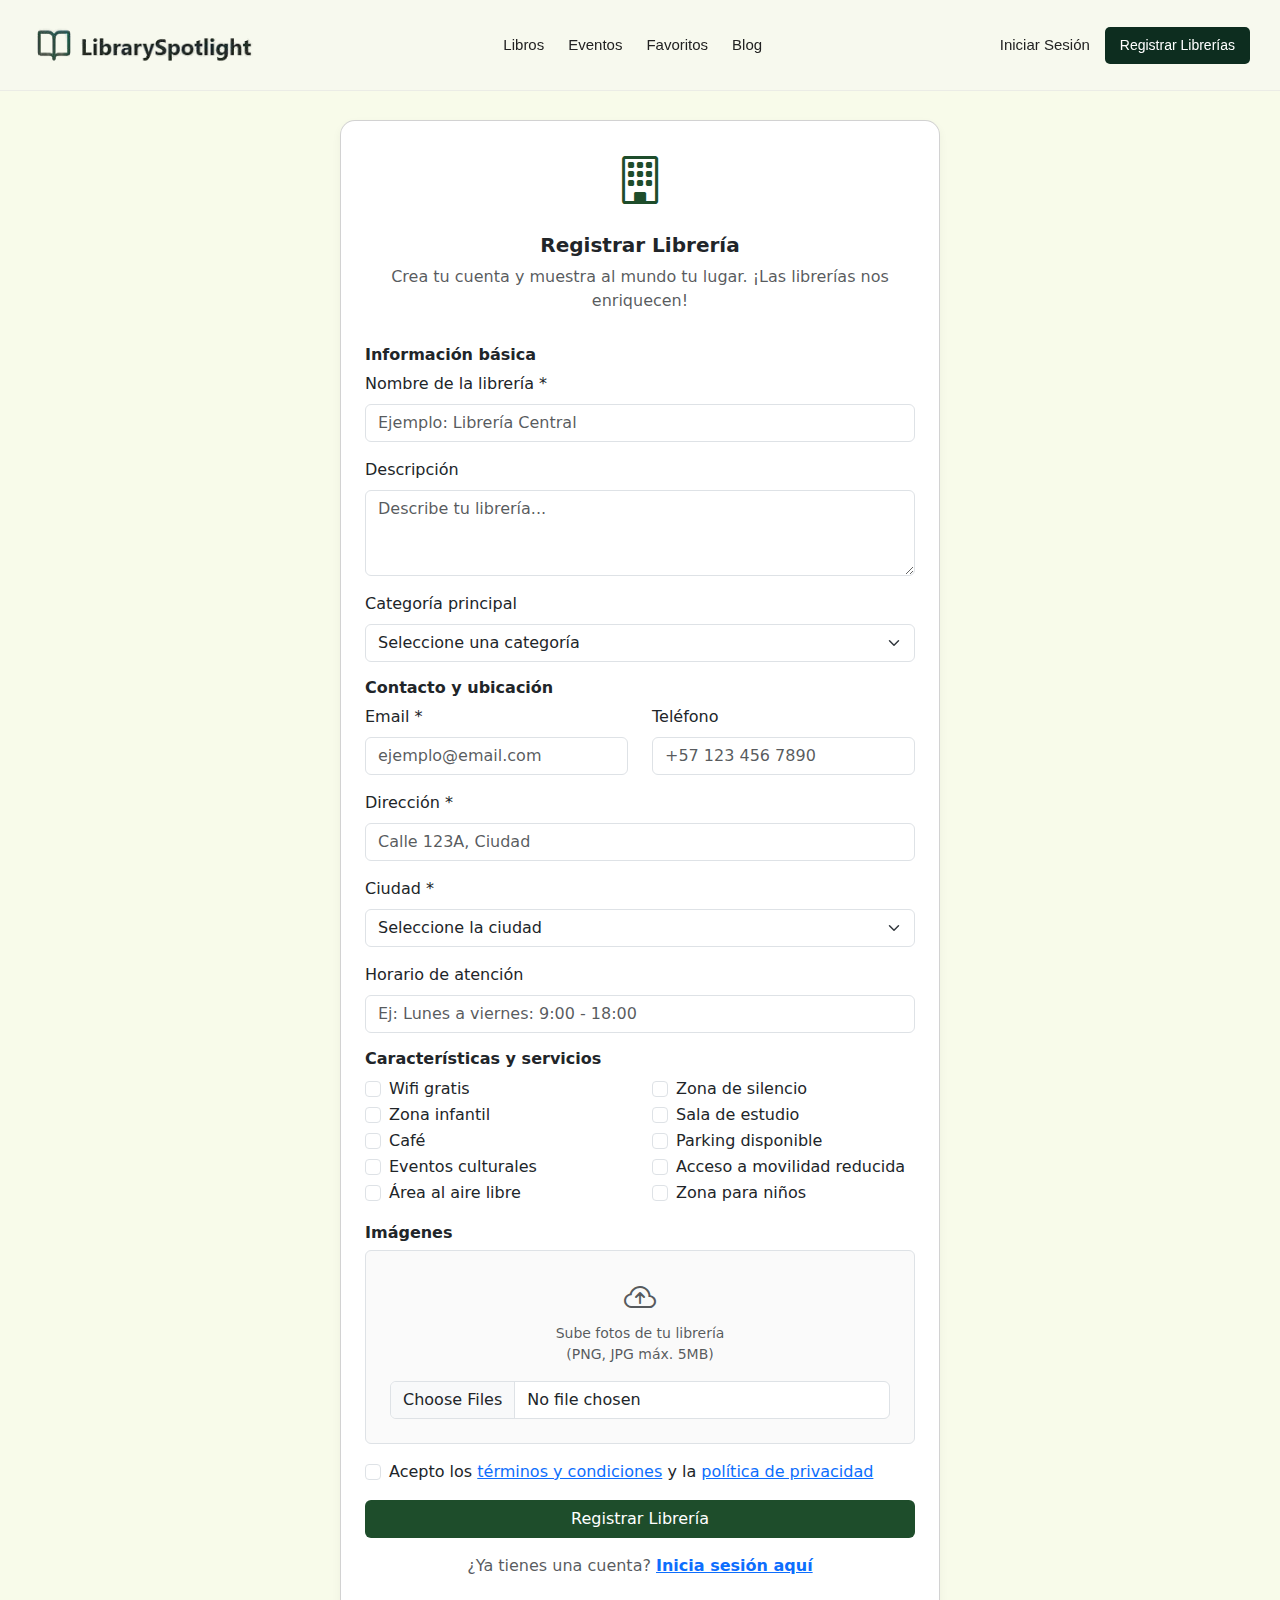
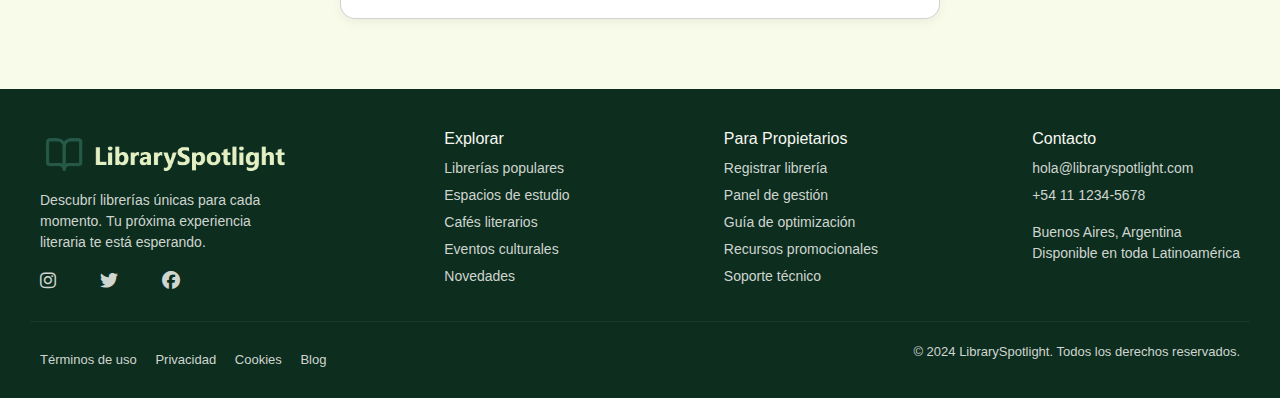
<file: page/registro.html>
<!DOCTYPE html>
<html lang="en">
<head>
    <meta charset="UTF-8">
    <meta name="viewport" content="width=device-width, initial-scale=1.0">
    <title>LibrerySpotlight - Registro</title>

        <!-- Bootstrap CSS -->
    <link href="https://cdn.jsdelivr.net/npm/bootstrap@5.3.2/dist/css/bootstrap.min.css" rel="stylesheet">
    <!-- Bootstrap Icons -->
    <link href="https://cdn.jsdelivr.net/npm/bootstrap-icons/font/bootstrap-icons.css" rel="stylesheet">
    <!-- Archivo CSS para head y footer -->
    <link rel="stylesheet" href="../styles_h&f.css">
    <!-- Archivo CSS para sesión -->
    <link rel="stylesheet" href="styles_registro.css">
    <!-- Linkeo a iconos utilizados en el footer -->
    <link rel="stylesheet" href="https://cdnjs.cloudflare.com/ajax/libs/font-awesome/6.4.0/css/all.min.css">
</head>

<body>
    <!-- El header se repite en la otras paginas -->
    <header class="header">
    <!-- Logo -->
        <div class="logo">
            <a href="../index.html">
            <img src="../img/logo/Logo_LibrarySpotlight.png" alt="Logo LibrarySpotlight">
            </a>
            <span></span>
        </div>

    <!-- Navegación linkeada-->
        <nav class="nav">
            <a href="libros.html">Libros</a>
            <a href="eventos.html">Eventos</a>
            <a href="favoritos.html">Favoritos</a>
            <a href="blog.html">Blog</a>
        </nav>

    <!-- Acciones para Registros -->
        <div class="actions">
            <a href="sesion.html" class="login">Iniciar Sesión</a>
            <a href="registro.html" class="btn-register">Registrar Librerías</a>
        </div>
    </header>

<!-- Contenido de la pagina - Formulario para registrarse -->
    <main>
    <body>
    <div class="container"> <!-- Bootstrap: contenedor central con márgenes -->
    <div class="card register-card p-4"> <!-- "card" de Bootstrap, con padding interno de 4 -->
      
      <!-- Ícono superior -->
      <div class="text-center mb-3"> <!-- Centra el contenido y da margen inferior -->
        <i class="bi bi-building login-icon"></i> <!-- Ícono de edificio de Bootstrap Icons -->
      </div>

      <!-- Título -->
      <h5 class="text-center fw-bold">Registrar Librería</h5> <!-- fw-bold = negrita -->
      <p class="text-center text-muted">Crea tu cuenta y muestra al mundo tu lugar. ¡Las librerías nos enriquecen!</p>
      
      <!-- FORMULARIO -->
      <form>
        <!-- Sección: Información básica -->
        <h6 class="fw-semibold mt-3">Información básica</h6> <!-- Título de sección -->
        
        <!-- Nombre librería -->
        <div class="mb-3"> <!-- mb-3 = margin-bottom: 1rem -->
          <label class="form-label">Nombre de la librería *</label> <!-- form-label estiliza la etiqueta -->
          <input type="text" class="form-control" placeholder="Ejemplo: Librería Central"> <!-- form-control da estilo uniforme -->
        </div>

        <!-- Descripción -->
        <div class="mb-3">
          <label class="form-label">Descripción</label>
          <textarea class="form-control" rows="3" placeholder="Describe tu librería..."></textarea>
        </div>

        <!-- Categoría -->
        <div class="mb-3">
          <label class="form-label">Categoría principal</label>
          <select class="form-select"> <!-- form-select = select con estilo Bootstrap -->
            <option selected disabled>Seleccione una categoría</option>
            <option>Literatura</option>
            <option>Académica</option>
            <option>Infantil</option>
            <option>Especializada</option>
          </select>
        </div>

        <!-- Contacto y ubicación -->
        <h6 class="fw-semibold mt-3">Contacto y ubicación</h6>
        
        <!-- Email y Teléfono en dos columnas -->
        <div class="row mb-3"> <!-- row = fila -->
          <div class="col-md-6"> <!-- col-md-6 = 50% en pantallas medianas o más grandes -->
            <label class="form-label">Email *</label>
            <input type="email" class="form-control" placeholder="ejemplo@email.com">
          </div>
          <div class="col-md-6">
            <label class="form-label">Teléfono</label>
            <input type="tel" class="form-control" placeholder="+57 123 456 7890">
          </div>
        </div>

        <!-- Dirección -->
        <div class="mb-3">
          <label class="form-label">Dirección *</label>
          <input type="text" class="form-control" placeholder="Calle 123A, Ciudad">
        </div>

        <!-- Ciudad -->
        <div class="mb-3">
          <label class="form-label">Ciudad *</label>
          <select class="form-select">
            <option selected disabled>Seleccione la ciudad</option>
            <option>Bogotá</option>
            <option>Medellín</option>
            <option>Cali</option>
            <option>Otra</option>
          </select>
        </div>

        <!-- Horario -->
        <div class="mb-3">
          <label class="form-label">Horario de atención</label>
          <input type="text" class="form-control" placeholder="Ej: Lunes a viernes: 9:00 - 18:00">
        </div>

        <!-- Características y servicios -->
        <h6 class="fw-semibold mt-3">Características y servicios</h6>
        <div class="row"> <!-- Bootstrap grid: 2 columnas -->
          <div class="col-md-6">
            <!-- Cada checkbox usa form-check para estilo -->
            <div class="form-check"><input class="form-check-input" type="checkbox"> <label class="form-check-label">Wifi gratis</label></div>
            <div class="form-check"><input class="form-check-input" type="checkbox"> <label class="form-check-label">Zona infantil</label></div>
            <div class="form-check"><input class="form-check-input" type="checkbox"> <label class="form-check-label">Café</label></div>
            <div class="form-check"><input class="form-check-input" type="checkbox"> <label class="form-check-label">Eventos culturales</label></div>
            <div class="form-check"><input class="form-check-input" type="checkbox"> <label class="form-check-label">Área al aire libre</label></div>
          </div>
          <div class="col-md-6">
            <div class="form-check"><input class="form-check-input" type="checkbox"> <label class="form-check-label">Zona de silencio</label></div>
            <div class="form-check"><input class="form-check-input" type="checkbox"> <label class="form-check-label">Sala de estudio</label></div>
            <div class="form-check"><input class="form-check-input" type="checkbox"> <label class="form-check-label">Parking disponible</label></div>
            <div class="form-check"><input class="form-check-input" type="checkbox"> <label class="form-check-label">Acceso a movilidad reducida</label></div>
            <div class="form-check"><input class="form-check-input" type="checkbox"> <label class="form-check-label">Zona para niños</label></div>
          </div>
        </div>

        <!-- Subida de imágenes -->
        <h6 class="fw-semibold mt-3">Imágenes</h6>
        <div class="mb-3 border p-4 text-center rounded upload-box">
          <!-- border, p-4, text-center y rounded son clases Bootstrap -->
          <i class="bi bi-cloud-arrow-up fs-2 text-muted"></i> <!-- Ícono nube -->
          <p class="small text-muted">Sube fotos de tu librería<br>(PNG, JPG máx. 5MB)</p>
          <input class="form-control" type="file" multiple> <!-- Estilo uniforme para input tipo file -->
        </div>

        <!-- Términos -->
        <div class="form-check mb-3"> <!-- Checkbox estilo Bootstrap -->
          <input class="form-check-input" type="checkbox" id="terms">
          <label class="form-check-label" for="terms">
            Acepto los <a href="#">términos y condiciones</a> y la <a href="#">política de privacidad</a>
          </label>
        </div>

        <!-- Botón de enviar -->
        <div class="d-grid mb-2"> <!-- d-grid = display: grid, para que ocupe todo el ancho -->
          <button type="submit" class="btn btn-register">Registrar Librería</button>
        </div>
      </form>

      <!-- Link a iniciar sesión -->
      <p class="text-center text-muted mt-2">
        ¿Ya tienes una cuenta? <a href="sesion.html" class="fw-semibold">Inicia sesión aquí</a>
      </p>
    </div>
  </div>
  </body>
  </main>

    <!-- Footer se repetirá -->
     <footer class="footer">
        <div class="footer-container">

        <!-- Logo y descripción -->
        <div class="footer-section footer-logo">
            <img class="img" src="../img/logo/Logo_LS_verde.png" alt="">
            <p>Descubrí librerías únicas para cada momento. Tu próxima experiencia literaria te está esperando.</p>
        <div class="social-icons">
             <a href="https://www.instagram.com/" target="_blank"><i class="fa-brands fa-instagram"></i></a>
            <a href="https://x.com/" target="_blank"><i class="fa-brands fa-twitter"></i></a>
            <a href="https://www.facebook.com" target="_blank"><i class="fa-brands fa-facebook"></i></a>
        </div>
        </div>

        <!-- Explorar -->
        <!-- Estos enlaces afuturo deberían entregar un resumen de busqueda interna con tarjetas y sugerencia para el usuario -->
        <div class="footer-section">
            <h4>Explorar</h4>
                <a href="#">Librerías populares</a>
                <a href="#">Espacios de estudio</a>
                <a href="#">Cafés literarios</a>
                <a href="#">Eventos culturales</a>
                <a href="#">Novedades</a>
        </div>

        <!-- Para Propietarios -->
        <!-- Estos enlaces luego se desarrollarán -->
        <div class="footer-section">
            <h4>Para Propietarios</h4>
            <a href="registro.html">Registrar librería</a>
            <a href="#">Panel de gestión</a>
            <a href="#">Guía de optimización</a>
            <a href="#">Recursos promocionales</a>
            <a href="#">Soporte técnico</a>
        </div>

        <!-- Contacto -->
        <div class="footer-section">
            <h4>Contacto</h4>
            <a href="mailto:hola@libraryspotlight.com">hola@libraryspotlight.com</a>
            <p>+54 11 1234-5678</p>
            <p>Buenos Aires, Argentina<br>Disponible en toda Latinoamérica</p>
        </div>
        </div>

        <!-- Linea divisoria -->
        <hr>

        <!-- Parte Inferior -->
        <!-- SOlo crearé el enlace Blog, luego se deben crear otras páginas con información importante legal -->
        <div class="footer-bottom">
            <div class="legal-links">
            <a href="#">Términos de uso</a>
            <a href="#">Privacidad</a>
            <a href="#">Cookies</a>
            <a href="blog.html">Blog</a>
        </div>
        <p>&copy; 2024 LibrarySpotlight. Todos los derechos reservados.</p>
        </div>
     </footer>
</body>
</html>
</file>
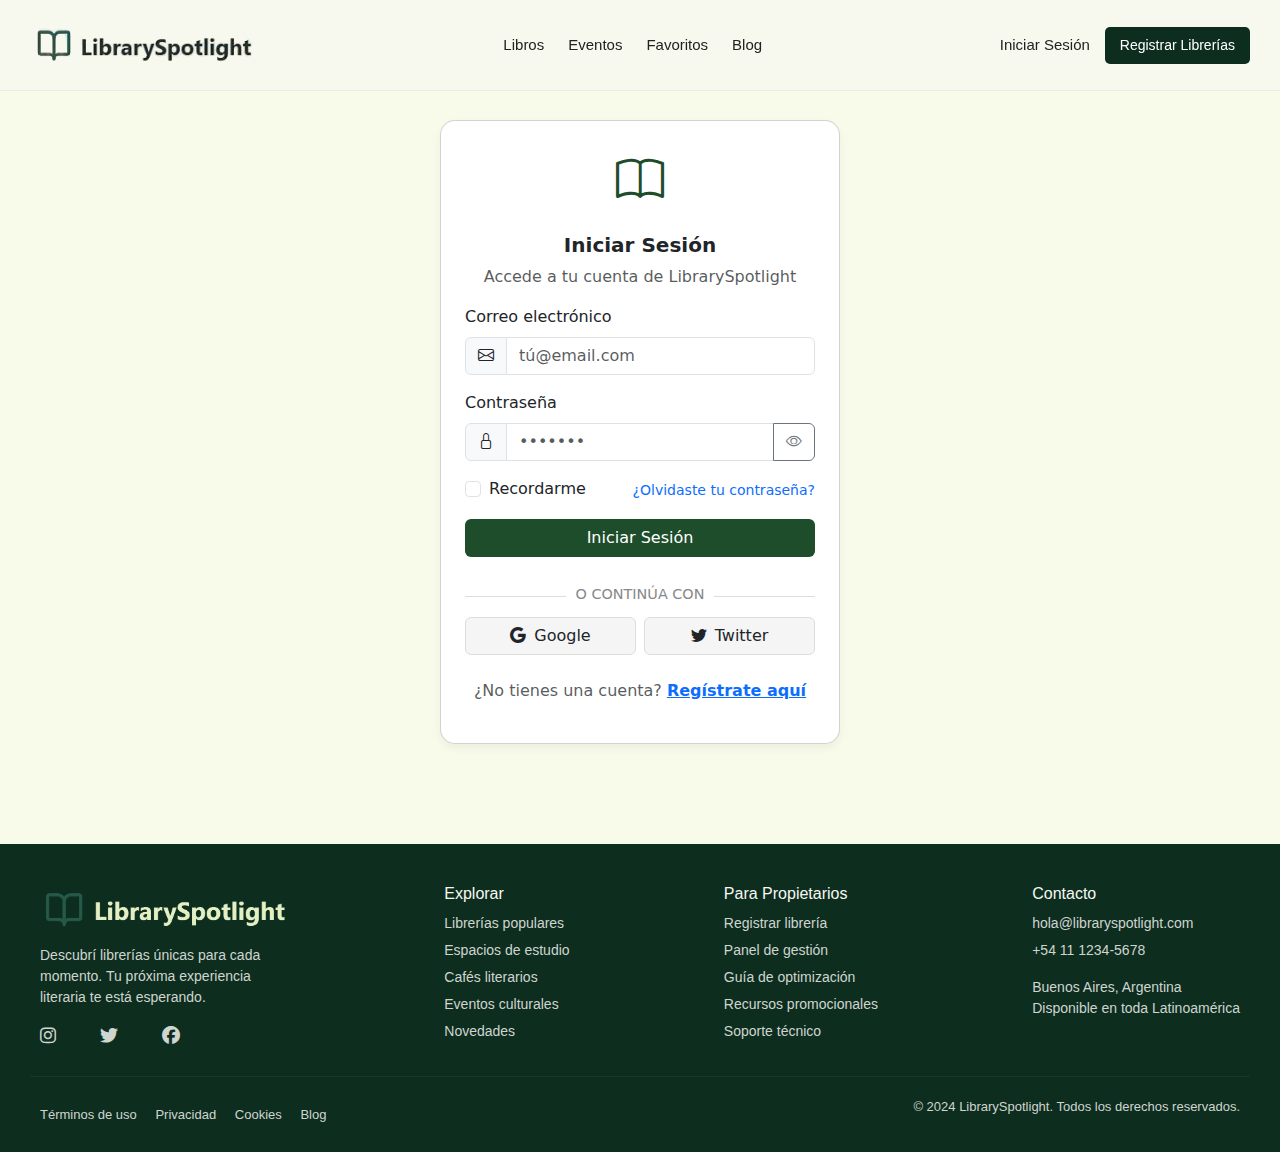
<file: page/sesion.html>
<!DOCTYPE html>
<html lang="en">
<head>
    <meta charset="UTF-8">
    <meta name="viewport" content="width=device-width, initial-scale=1.0">
    <title>LibrerySpotlight - Sesión</title>
    
    <!-- Bootstrap CSS -->
    <link href="https://cdn.jsdelivr.net/npm/bootstrap@5.3.2/dist/css/bootstrap.min.css" rel="stylesheet">
    <!-- Bootstrap Icons -->
    <link href="https://cdn.jsdelivr.net/npm/bootstrap-icons/font/bootstrap-icons.css" rel="stylesheet">
    <!-- Archivo CSS para head y footer -->
    <link rel="stylesheet" href="../styles_h&f.css">
    <!-- Archivo CSS para sesión -->
    <link rel="stylesheet" href="styles_sesion.css">
    <!-- Linkeo a iconos utilizados en el footer -->
    <link rel="stylesheet" href="https://cdnjs.cloudflare.com/ajax/libs/font-awesome/6.4.0/css/all.min.css">
</head>

<body>
    <!-- El header se repite en la otras paginas -->
    <header class="header">
    <!-- Logo -->
        <div class="logo">
            <a href="../index.html">
            <img src="../img/logo/Logo_LibrarySpotlight.png" alt="Logo LibrarySpotlight">
            </a>
            <span></span>
        </div>

    <!-- Navegación linkeada -->
        <nav class="nav">
            <a href="libros.html">Libros</a>
            <a href="eventos.html">Eventos</a>
            <a href="favoritos.html">Favoritos</a>
            <a href="blog.html">Blog</a>
        </nav>

    <!-- Acciones para Registros -->
        <div class="actions">
            <a href="sesion.html" class="login">Iniciar Sesión</a>
            <a href="registro.html" class="btn-register">Registrar Librerías</a>
        </div>
    </header>

    <!-- Contenido de la pagina - Formulario Inicia Sesión -->

    <main>
    <body>
    <div class="container"> <!-- Bootstrap: contenedor central -->
    <div class="card login-card p-4"> <!-- "card" con padding interno de 4 -->
      
      <!-- Ícono de libro -->
      <div class="text-center mb-3"> <!-- text-center centra el contenido, mb-3 = margin-bottom -->
        <i class="bi bi-book login-icon"></i> <!-- Ícono de libro usando Bootstrap Icons -->
      </div>

      <!-- Título -->
      <h5 class="text-center fw-bold">Iniciar Sesión</h5> <!-- fw-bold = texto en negrita -->
      <p class="text-center text-muted">Accede a tu cuenta de LibrarySpotlight</p> <!-- text-muted = color gris -->

      <!-- Formulario -->
      <form>
        <!-- Campo Correo -->
        <div class="mb-3"> <!-- mb-3 = margen inferior -->
          <label class="form-label">Correo electrónico</label> <!-- form-label = estilo Bootstrap para labels -->
          <div class="input-group"> <!-- input-group = agrupa íconos e inputs -->
            <span class="input-group-text"><i class="bi bi-envelope"></i></span> <!-- Ícono a la izquierda -->
            <input type="email" class="form-control" placeholder="tú@email.com"> <!-- form-control estiliza input -->
          </div>
        </div>

        <!-- Campo Contraseña -->
        <div class="mb-3">
          <label class="form-label">Contraseña</label>
          <div class="input-group"> <!-- Agrupa ícono, input y botón -->
            <span class="input-group-text"><i class="bi bi-lock"></i></span> <!-- Ícono de candado -->
            <input type="password" class="form-control" id="passwordInput" placeholder="•••••••"> <!-- Input de contraseña -->
            <!-- Botón para mostrar/ocultar contraseña -->
            <button class="btn btn-outline-secondary" type="button" id="togglePassword">
              <i class="bi bi-eye"></i> <!-- Ícono de ojo -->
            </button>
          </div>
        </div>

        <!-- Opciones: Recordarme y Olvidé mi contraseña -->
        <div class="d-flex justify-content-between align-items-center mb-3">
          <!-- Checkbox Recordarme -->
          <div class="form-check"> <!-- form-check = estilo Bootstrap para checkbox -->
            <input class="form-check-input" type="checkbox" id="rememberMe">
            <label class="form-check-label" for="rememberMe">Recordarme</label>
          </div>
          <!-- Enlace a recuperar contraseña - Esto se desarrollará a futuro -->
          <a href="#" class="small text-decoration-none">¿Olvidaste tu contraseña?</a>
        </div>

        <!-- Botón de Iniciar sesión -->
        <div class="d-grid mb-3"> <!-- d-grid = display grid (botón ocupa 100% ancho) -->
          <button type="submit" class="btn btn-login">Iniciar Sesión</button>
        </div>
      </form>

      <!-- Línea divisoria -->
      <div class="divider"><span>O CONTINÚA CON</span></div>

      <!-- Botones sociales -->
      <div class="d-flex gap-2"> <!-- d-flex = flexbox, gap-2 = espacio entre botones -->
        <button class="btn btn-social w-50"><i class="bi bi-google me-2"></i>Google</button> <!-- w-50 = 50% ancho -->
        <button class="btn btn-social w-50"><i class="bi bi-twitter me-2"></i>Twitter</button>
      </div>

      <!-- Enlace a Registro -->
      <p class="text-center text-muted mt-4">
        ¿No tienes una cuenta? <a href="registro.html" class="fw-semibold">Regístrate aquí</a>
      </p>
    </div>
  </div>
  </body>
  </main>

    <!-- Footer se repetirá -->
     <footer class="footer">
        <div class="footer-container">

        <!-- Logo y descripción -->
        <div class="footer-section footer-logo">
            <img class="img" src="../img/logo/Logo_LS_verde.png" alt="">
            <p>Descubrí librerías únicas para cada momento. Tu próxima experiencia literaria te está esperando.</p>
        <div class="social-icons">
            <a href="https://www.instagram.com/" target="_blank"><i class="fa-brands fa-instagram"></i></a>
            <a href="https://x.com/" target="_blank"><i class="fa-brands fa-twitter"></i></a>
            <a href="https://www.facebook.com" target="_blank"><i class="fa-brands fa-facebook"></i></a>
        </div>
        </div>

        <!-- Explorar -->
        <!-- Estos enlaces afuturo deberían entregar un resumen de busqueda interna con tarjetas y sugerencia para el usuario -->
        <div class="footer-section">
            <h4>Explorar</h4>
                <a href="#">Librerías populares</a>
                <a href="#">Espacios de estudio</a>
                <a href="#">Cafés literarios</a>
                <a href="#">Eventos culturales</a>
                <a href="#">Novedades</a>
        </div>

        <!-- Para Propietarios -->
        <!-- Estos enlaces luego se desarrollarán -->
        <div class="footer-section">
            <h4>Para Propietarios</h4>
            <a href="registro.html">Registrar librería</a>
            <a href="#">Panel de gestión</a>
            <a href="#">Guía de optimización</a>
            <a href="#">Recursos promocionales</a>
            <a href="#">Soporte técnico</a>
        </div>

        <!-- Contacto -->
        <div class="footer-section">
            <h4>Contacto</h4>
            <a href="mailto:hola@libraryspotlight.com">hola@libraryspotlight.com</a>
            <p>+54 11 1234-5678</p>
            <p>Buenos Aires, Argentina<br>Disponible en toda Latinoamérica</p>
        </div>
        </div>

        <!-- Linea divisoria -->
        <hr>

        <!-- Parte Inferior -->
        <!-- SOlo crearé el enlace Blog, luego se deben crear otras páginas con información importante legal -->
        <div class="footer-bottom">
            <div class="legal-links">
            <a href="#">Términos de uso</a>
            <a href="#">Privacidad</a>
            <a href="#">Cookies</a>
            <a href="blog.html">Blog</a>
        </div>
        <p>&copy; 2024 LibrarySpotlight. Todos los derechos reservados.</p>
        </div>
     </footer>
</body>
</html>
</file>
<file: styles_h&f.css>
/* Color completo */
body {
   background-color: #f6f8f1;
}

/* Header */
.header {
  margin: 0;
  font-family: Arial, Helvetica, sans-serif;
  color: #222;
  position: fixed; /* Para que no se mueva y esté siempre disponible */
  top: 0;
  left: 0;
  width: 100%;
  display: flex;
  justify-content: space-between;
  align-items: center;
  padding: 10px 30px;
  background-color: rgba(246, 248, 241, 0.5); /* transparente 50% */
  border-bottom: 1px solid rgba(224, 224, 224, 0.5);
  z-index: 1000;
  backdrop-filter: blur(6px);
  transition: background-color 0.3s ease, border-color 0.3s ease;
    box-sizing: border-box; /* importante para que el padding no sume ancho extra y se sorra el boton*/
}

/* Header al hacer scroll */
.header.scrolled {
  background-color: rgba(246, 248, 241, 0.9); /* más sólido */
  border-bottom: 1px solid rgba(224, 224, 224, 0.9);
}

/* Logo  */
.logo {
  display: flex;
  align-items: center;
  gap: 8px;
  font-weight: bold;
  font-size: 18px;
  color: #0d2d1f;
}
/* Tamaño del logo */
.logo img {
  height: 70px;
}

/* Navegación */
.nav a {
  margin: 0 12px;
  text-decoration: none;
  color: #222;
  font-size: 15px;
}

.nav a:hover {
  color: #0d2d1f;
}

/* Acciones para Registro */
.actions {
  display: flex;
  align-items: center;
  gap: 15px;
}

/* Para iniciar Sesión */
.actions .login {
  text-decoration: none;
  color: #222;
  font-size: 15px;
}

/* Para traer un formulario de registro */
.actions .btn-register {
  text-decoration: none;
  background-color: #0d2d1f;
  color: white;
  padding: 8px 15px;
  border-radius: 5px;
  font-size: 14px;
}

.actions .btn-register:hover {
  background-color: #134d33;
}


/* A partir de aquí comiensa el footer */
/* Footer */
.footer {
  font-family: Arial, Helvetica, sans-serif;
  background-color: #0d2d1f; /* verde oscuro */
  color: #cfd5cf;           /* gris suave para texto */
  padding: 40px 30px 20px;
  font-size: 14px;
}

/* Contenedor principal */
.footer-container {
  display: flex;
  flex-wrap: wrap;
  justify-content: space-between;
  gap: 40px;
  max-width: 1200px;
  margin: auto;
}

/* Cada sección */
.footer-section h4 {
  color: #f6f8f1;
  margin-bottom: 10px;
  font-size: 16px;
}

.footer-section a {
  display: block;
  text-decoration: none;
  color: #cfd5cf;
  margin-bottom: 6px;
}

.footer-section a:hover {
  color: #ffffff;
}

/* Logo y descripción */
.footer-logo h2 {
  color: #f6f8f1;
  font-size: 18px;
  margin: 0 0 10px;
}

/* Tamaño del logo en el footer */
.img {
width: 250px;
}

.footer-logo .brand {
  font-weight: bold;
}

.footer-logo p {
  margin: 10px 0 15px;
  max-width: 250px;
}

/* Redes sociales */
.social-icons {
  display: flex;
  max-width: 150px;
  flex-wrap: wrap;
  justify-content: space-between;
  align-items: center;
  }

.social-icons a {
  margin-right: 10px;
  font-size: 18px;
  color: #cfd5cf;
}

.social-icons a:hover {
  color: #ffffff;
}

/* Línea divisoria */
.footer hr {
  border: none;
  border-top: 1px solid rgba(255,255,255,0.2);
  margin: 20px 0;
}

/* Parte inferior */
.footer-bottom {
  display: flex;
  flex-wrap: wrap;
  justify-content: space-between;
  align-items: center;
  max-width: 1200px;
  margin: auto;
  font-size: 13px;
}

.footer-bottom .legal-links a {
  margin-right: 15px;
  text-decoration: none;
  color: #cfd5cf;
}

.footer-bottom .legal-links a:hover {
  color: #ffffff;
}
</file>
<file: page/styles_blog.css>
/* Contenido Relleno - Acá debería colocar el CSS para cada página en particular */
/* Empuja el contenido para que no quede debajo del header */
main {
  margin-top: 70px;
}
</file>
<file: page/styles_eventos.css>
/* Empuja el contenido para que no quede debajo del header */

main {
  margin-top: 120px;
}

/* ===== Estilo global del body ===== */
body {
  background-color: #f8fbea !important; /* Fondo verde muy claro para toda la página */
}

/* ===== Estilos para los botones de filtro personalizados ===== */
.btn-filter {
  background-color: #f5f5f5 !important; /* fondo claro */
  border: 1px solid #ddd !important;    /* borde gris muy sutil */
  color: #333 !important;               /* color de texto oscuro */
}

/* Estado activo o al pasar el mouse sobre el filtro */
.btn-filter.active,
.btn-filter:hover {
  background-color: #1e4d2b !important; /* verde oscuro cuando está activo/hover */
  color: white !important;            /* texto en blanco para contraste */
}

/* ===== Estilos generales para las tarjetas de evento ===== */
.event-card {
  border-radius: 12px !important; /* bordes ligeramente redondeados para suavizar la tarjeta */
  border: 1px solid #eee !important; /* borde muy sutil */
  box-shadow: 0 3px 6px rgba(0,0,0,0.05) !important; /* sombra ligera para elevar la tarjeta visualmente */
}

/* Tamaño de las etiquetas (badge) dentro de .event-card */
.event-card .badge {
  font-size: 0.75rem !important; /* reduce un poco el tamaño de texto de los badges */
}

/* ===== Opcional: ajustar espaciado en pantallas pequeñas ===== */
@media (max-width: 575.98px) {
  .container { 
    padding-left: 0.75rem !important;  /* reduce padding lateral en xs para más espacio en móviles */
    padding-right: 0.75rem !important;
  }
}
</file>
<file: page/styles_favoritos.css>
/* Contenido Relleno - Acá debería colocar el CSS para cada página en particular */
/* Empuja el contenido para que no quede debajo del header */
main {
  margin-top: 70px;
}
</file>
<file: page/styles_libros.css>
/* Contenido Relleno - Acá debería colocar el CSS para cada página en particular */
/* Empuja el contenido para que no quede debajo del header */
main {
  margin-top: 70px;
}
</file>
<file: page/styles_registro.css>
/* Contenido Relleno - Acá debería colocar el CSS para cada página en particular */
/* Empuja el contenido para que no quede debajo del header */

main {
  margin-top: 120px;    /* Margen superior de toda la caja */
  margin-bottom: 70px;    /* Margen inferior de toda la caja */
}

body {
  background-color: #f8fbea; /* Fondo verde claro */
}

.register-card {
  max-width: 600px; /* Ancho máximo del formulario */
  margin: auto; /* Centrado horizontal */
  margin-top: 3%; /* Separación desde arriba */
  border-radius: 15px; /* Bordes redondeados */
  box-shadow: 0 4px 10px rgba(0,0,0,0.05); /* Sombra suave */
}

.login-icon {
  font-size: 3rem; /* Tamaño grande del ícono */
  color: #1e4d2b; /* Verde oscuro personalizado */
}

.btn-register {
  background-color: #1e4d2b; /* Color verde oscuro */
  color: white; /* Texto blanco */
}

.btn-register:hover {
  background-color: #163b21; /* Verde más oscuro en hover */
}

.upload-box {
  background-color: #fafafa; /* Fondo gris claro para la zona de carga */
  cursor: pointer; /* Aparece la mano al pasar el mouse */
}
</file>
<file: page/styles_sesion.css>
/* Contenido Relleno - Acá debería colocar el CSS para cada página en particular */
/* Empuja el contenido para que no quede debajo del header */

main {
  margin-top: 120px;    /* Margen superior de toda la caja */
  margin-bottom: 100px;    /* Margen inferior de toda la caja */
}

body {
  background-color: #f8fbea; /* Fondo verde muy claro */
}

.login-card {
  max-width: 400px; /* Limita el ancho máximo */
  margin: auto; /* Centra horizontalmente */
  margin-top: 5%; /* Espacio desde arriba */
  border-radius: 15px; /* Bordes redondeados */
  box-shadow: 0 4px 10px rgba(0,0,0,0.05); /* Sombra ligera */
}

.login-icon {
  font-size: 3rem; /* Ícono grande */
  color: #1e4d2b; /* Verde oscuro */
}

.btn-login {
  background-color: #1e4d2b; /* Botón verde oscuro */
  color: white; /* Texto blanco */
}

.btn-login:hover {
  background-color: #163b21; /* Verde más oscuro al pasar el mouse */
}

.divider {
  text-align: center; /* Texto centrado */
  border-bottom: 1px solid #ddd; /* Línea gris */
  line-height: 0.1em; /* Ajusta altura de línea */
  margin: 20px 0; /* Separación arriba/abajo */
}

.divider span {
  background: #fff; /* Fondo blanco para que el texto "rompa" la línea */
  padding: 0 10px; /* Espacio alrededor del texto */
  color: #888; /* Gris claro */
  font-size: 0.9rem; /* Texto más pequeño */
}

.btn-social {
  background-color: #f5f5f5; /* Fondo gris claro */
  border: 1px solid #ddd; /* Borde fino gris */
}
</file>
